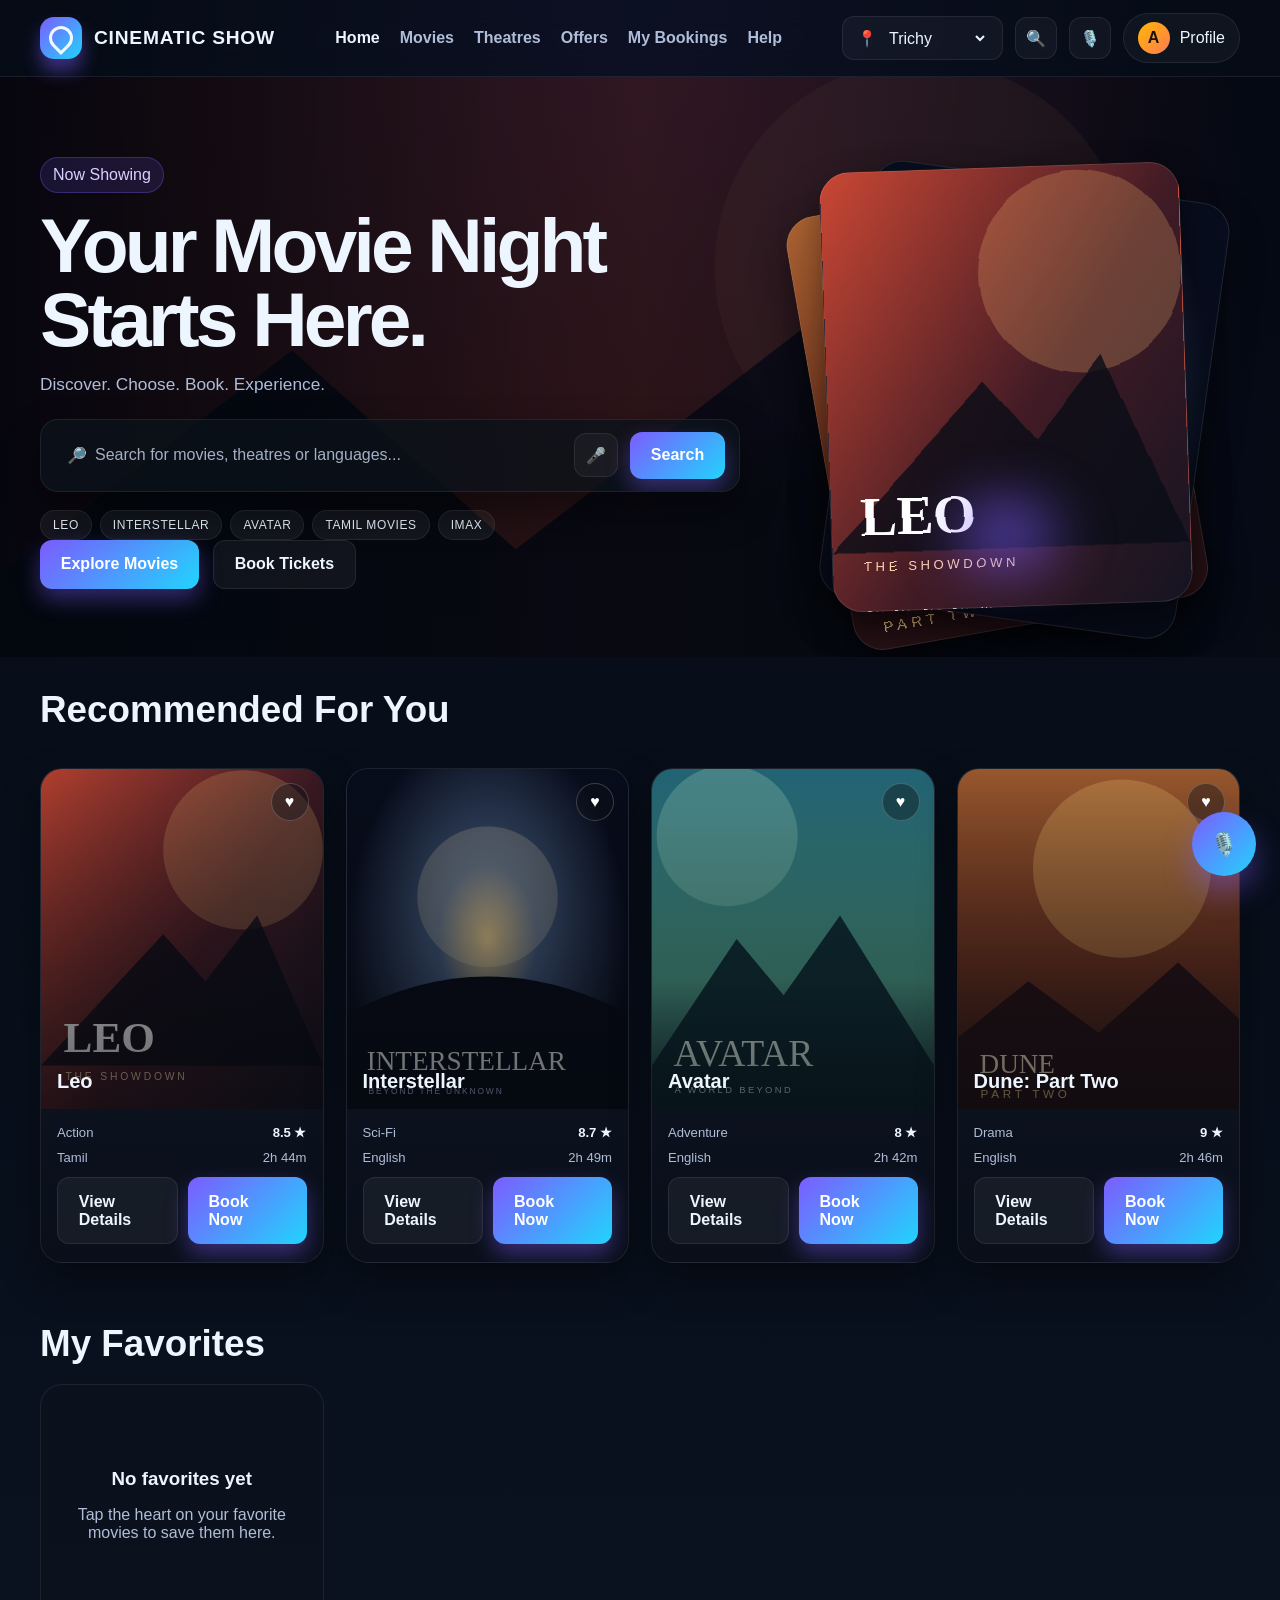
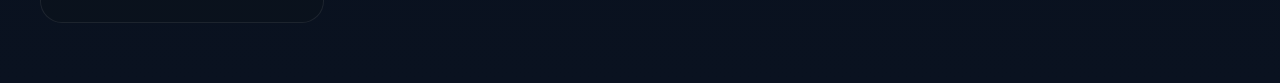
<file: index.html>
<!DOCTYPE html>
<html lang="en">
<head>
  <meta charset="UTF-8" />
  <meta name="viewport" content="width=device-width, initial-scale=1.0" />
  <meta http-equiv="refresh" content="0; url=/Cinematic-Show/index.html" />
  <title>Cinematic Show</title>
  <script>
    window.location.replace('/Cinematic-Show/index.html');
  </script>
</head>
<body>
  <p>Opening Cinematic Show...</p>
  <p><a href="/Cinematic-Show/index.html">Open Cinematic Show</a></p>
</body>
</html>
</file>
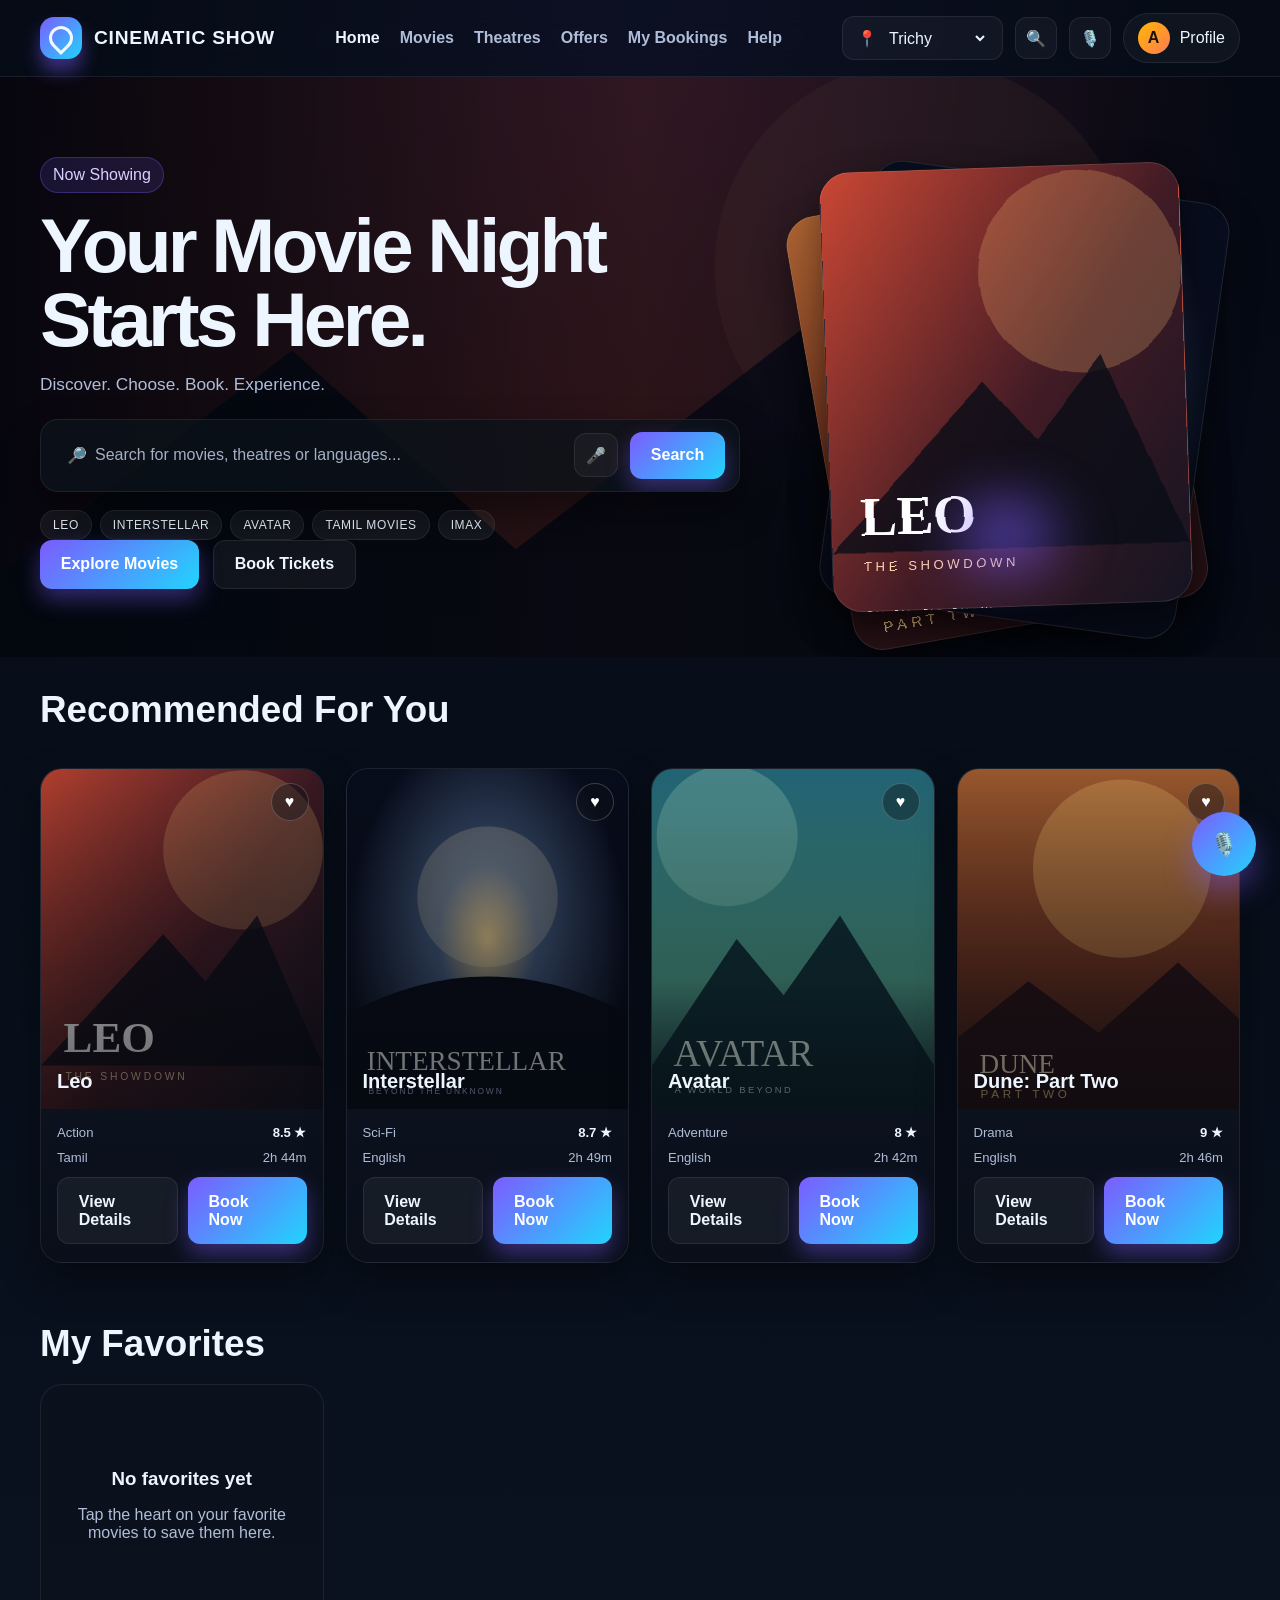
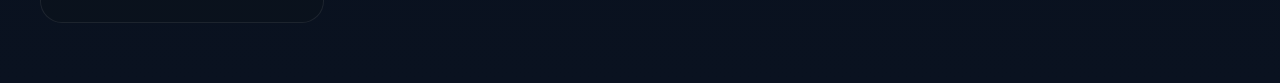
<file: Cinematic-Show/index.html>
<!DOCTYPE html>
<html lang="en">
<head>
  <meta charset="UTF-8" />
  <meta name="viewport" content="width=device-width, initial-scale=1.0" />
  <title>Cinematic Show</title>
  <meta name="description" content="Cinematic Show movie ticket booking platform" />
  <link rel="stylesheet" href="css/style.css" />
  <link rel="stylesheet" href="css/responsive.css" />
  <link rel="stylesheet" href="css/animations.css" />
</head>
<body>
  <header class="site-header">
    <div class="container header-inner">
      <a href="index.html" class="brand" aria-label="Cinematic Show home">
        <span class="brand-mark" aria-hidden="true"></span>
        <span>CINEMATIC SHOW</span>
      </a>
      <nav class="top-nav" aria-label="Main navigation">
        <a href="index.html" data-nav>Home</a>
        <a href="movies.html" data-nav>Movies</a>
        <a href="theatres.html" data-nav>Theatres</a>
        <a href="offers.html" data-nav>Offers</a>
        <a href="bookings.html" data-nav>My Bookings</a>
        <a href="help.html" data-nav>Help</a>
      </nav>
      <div class="header-actions">
        <label class="location-selector" aria-label="Select city">
          <span>📍</span>
          <select data-location-select aria-label="Choose location">
            <option value="Chennai">Chennai</option>
            <option value="Trichy">Trichy</option>
            <option value="Coimbatore">Coimbatore</option>
            <option value="Madurai">Madurai</option>
            <option value="Bangalore">Bangalore</option>
            <option value="Hyderabad">Hyderabad</option>
          </select>
        </label>
        <button class="icon-btn" aria-label="Search movies">🔍</button>
        <button class="icon-btn" aria-label="Open voice assistant" data-assistant-toggle>🎙️</button>
        <div class="profile-pill" aria-label="Profile">
          <span class="avatar">A</span>
          <span>Profile</span>
        </div>
        <button class="icon-btn menu-toggle hidden" aria-label="Open menu">☰</button>
      </div>
    </div>
  </header>

  <main>
    <section class="hero">
      <div class="container hero-content">
        <div class="hero-copy">
          <span class="eyebrow">Now Showing</span>
          <h1>Your Movie Night Starts Here.</h1>
          <p class="hero-subtitle">Discover. Choose. Book. Experience.</p>
          <div class="search-panel">
            <div class="search-field">
              <span class="search-icon">🔎</span>
              <input type="text" placeholder="Search for movies, theatres or languages..." data-search-input aria-label="Search" />
            </div>
            <button class="voice-mic" type="button" aria-label="Voice search" data-assistant-toggle>🎤</button>
            <button class="btn btn-primary" type="button" data-search-button>Search</button>
            <div class="search-suggestions" data-search-suggestions aria-live="polite"></div>
          </div>
          <div class="pill-row" style="margin-top: 18px;">
            <span class="badge">Leo</span>
            <span class="badge">Interstellar</span>
            <span class="badge">Avatar</span>
            <span class="badge">Tamil movies</span>
            <span class="badge">IMAX</span>
          </div>
          <div class="hero-actions">
            <a class="btn btn-primary" href="movies.html">Explore Movies</a>
            <a class="btn btn-secondary" href="theatres.html?id=1">Book Tickets</a>
          </div>
        </div>
        <div class="hero-visual" aria-label="Featured movies">
          <div class="poster-stack">
            <div class="poster-card" style="background-image: url('assets/images/posters/dune-part-two.svg');"></div>
            <div class="poster-card" style="background-image: url('assets/images/posters/interstellar.svg');"></div>
            <div class="poster-card" style="background-image: url('assets/images/posters/leo.svg');"></div>
            <div class="poster-glow"></div>
          </div>
        </div>
      </div>
    </section>

    <section class="main-shell">
      <div class="container">
        <div class="section-title-wrap" style="display: flex; align-items: center; justify-content: space-between; gap: 12px; margin-bottom: 18px;">
          <h2 class="section-title">Recommended For You</h2>
        </div>
        <div class="movie-grid" data-recommendations></div>
      </div>
    </section>

    <section class="main-shell" style="padding-top: 0;">
      <div class="container">
        <h2 class="section-title">My Favorites</h2>
        <div class="movie-grid" data-favorites-list></div>
      </div>
    </section>
  </main>

  <div class="voice-assistant">
    <button class="assistant-fab pulsing" type="button" aria-label="CineBot assistant" data-assistant-toggle>🎙️</button>
    <div class="assistant-popup" data-assistant-popup>
      <div class="assistant-header">
        <div class="assistant-name">
          <span class="assistant-avatar">C</span>
          <span>CineBot</span>
        </div>
        <span class="listening-indicator"><span class="listening-ring"></span></span>
      </div>
      <div class="assistant-body" data-assistant-chat></div>
      <div class="assistant-input">
        <input type="text" placeholder="Ask CineBot..." data-assistant-input aria-label="Ask CineBot" />
        <button class="btn btn-primary" type="button" data-assistant-send>Send</button>
      </div>
    </div>
  </div>

  <script src="js/app.js"></script>
  <script src="js/search.js"></script>
  <script src="js/voice.js"></script>
  <script src="js/booking.js"></script>
</body>
</html>
</file>
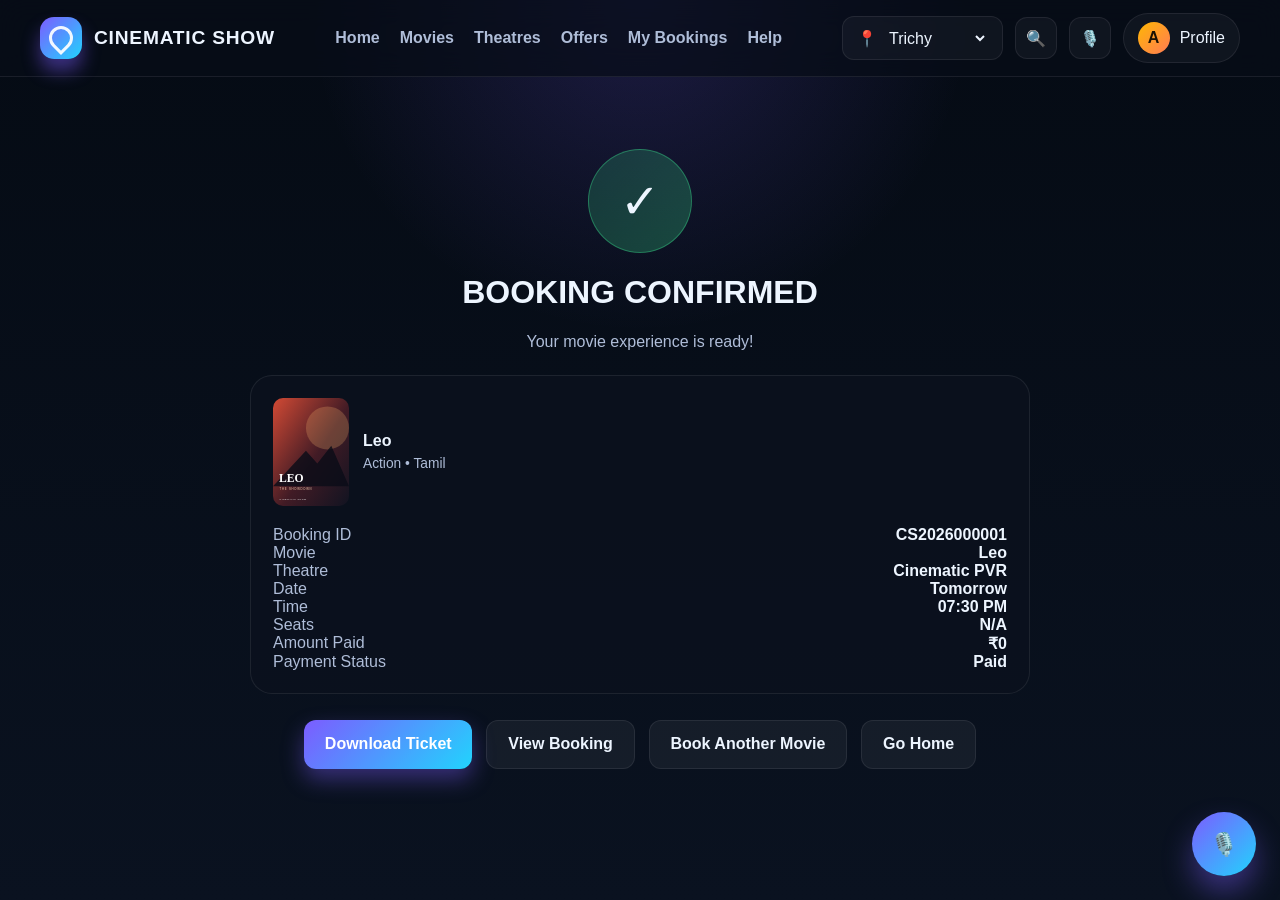
<file: booking-success.html>
<!DOCTYPE html>
<html lang="en">
<head>
  <meta charset="UTF-8" />
  <meta name="viewport" content="width=device-width, initial-scale=1.0" />
  <title>Booking Confirmed | Cinematic Show</title>
  <link rel="stylesheet" href="css/style.css" />
  <link rel="stylesheet" href="css/responsive.css" />
  <link rel="stylesheet" href="css/animations.css" />
</head>
<body>
  <header class="site-header">
    <div class="container header-inner">
      <a href="index.html" class="brand" aria-label="Cinematic Show home">
        <span class="brand-mark" aria-hidden="true"></span>
        <span>CINEMATIC SHOW</span>
      </a>
      <nav class="top-nav" aria-label="Main navigation">
        <a href="index.html" data-nav>Home</a>
        <a href="movies.html" data-nav>Movies</a>
        <a href="theatres.html" data-nav>Theatres</a>
        <a href="offers.html" data-nav>Offers</a>
        <a href="bookings.html" data-nav>My Bookings</a>
        <a href="help.html" data-nav>Help</a>
      </nav>
      <div class="header-actions">
        <label class="location-selector" aria-label="Select city">
          <span>📍</span>
          <select data-location-select aria-label="Choose location">
            <option value="Chennai">Chennai</option>
            <option value="Trichy">Trichy</option>
            <option value="Coimbatore">Coimbatore</option>
            <option value="Madurai">Madurai</option>
            <option value="Bangalore">Bangalore</option>
            <option value="Hyderabad">Hyderabad</option>
          </select>
        </label>
        <button class="icon-btn" aria-label="Search movies">🔍</button>
        <button class="icon-btn" aria-label="Open voice assistant" data-assistant-toggle>🎙️</button>
        <div class="profile-pill" aria-label="Profile">
          <span class="avatar">A</span>
          <span>Profile</span>
        </div>
        <button class="icon-btn menu-toggle hidden" aria-label="Open menu">☰</button>
      </div>
    </div>
  </header>

  <main class="main-shell">
    <div class="container success-box">
      <div class="success-icon">✓</div>
      <h1>BOOKING CONFIRMED</h1>
      <p class="text-muted">Your movie experience is ready!</p>
      <div class="panel" data-confirmation-details style="padding: 22px; margin-top: 24px; text-align: left;"></div>
      <div class="action-row">
        <button class="btn btn-primary" type="button" data-download-ticket>Download Ticket</button>
        <button class="btn btn-secondary" type="button" data-view-booking>View Booking</button>
        <button class="btn btn-secondary" type="button" data-book-another>Book Another Movie</button>
        <button class="btn btn-secondary" type="button" data-home-button>Go Home</button>
      </div>
    </div>
  </main>

  <div class="voice-assistant">
    <button class="assistant-fab pulsing" type="button" aria-label="CineBot assistant" data-assistant-toggle>🎙️</button>
    <div class="assistant-popup" data-assistant-popup>
      <div class="assistant-header">
        <div class="assistant-name">
          <span class="assistant-avatar">C</span>
          <span>CineBot</span>
        </div>
        <span class="listening-indicator"><span class="listening-ring"></span></span>
      </div>
      <div class="assistant-body" data-assistant-chat></div>
      <div class="assistant-input">
        <input type="text" placeholder="Ask CineBot..." data-assistant-input aria-label="Ask CineBot" />
        <button class="btn btn-primary" type="button" data-assistant-send>Send</button>
      </div>
    </div>
  </div>

  <script src="js/app.js"></script>
  <script src="js/search.js"></script>
  <script src="js/voice.js"></script>
  <script src="js/booking.js"></script>
  <script src="js/receipt.js"></script>
</body>
</html>
</file>
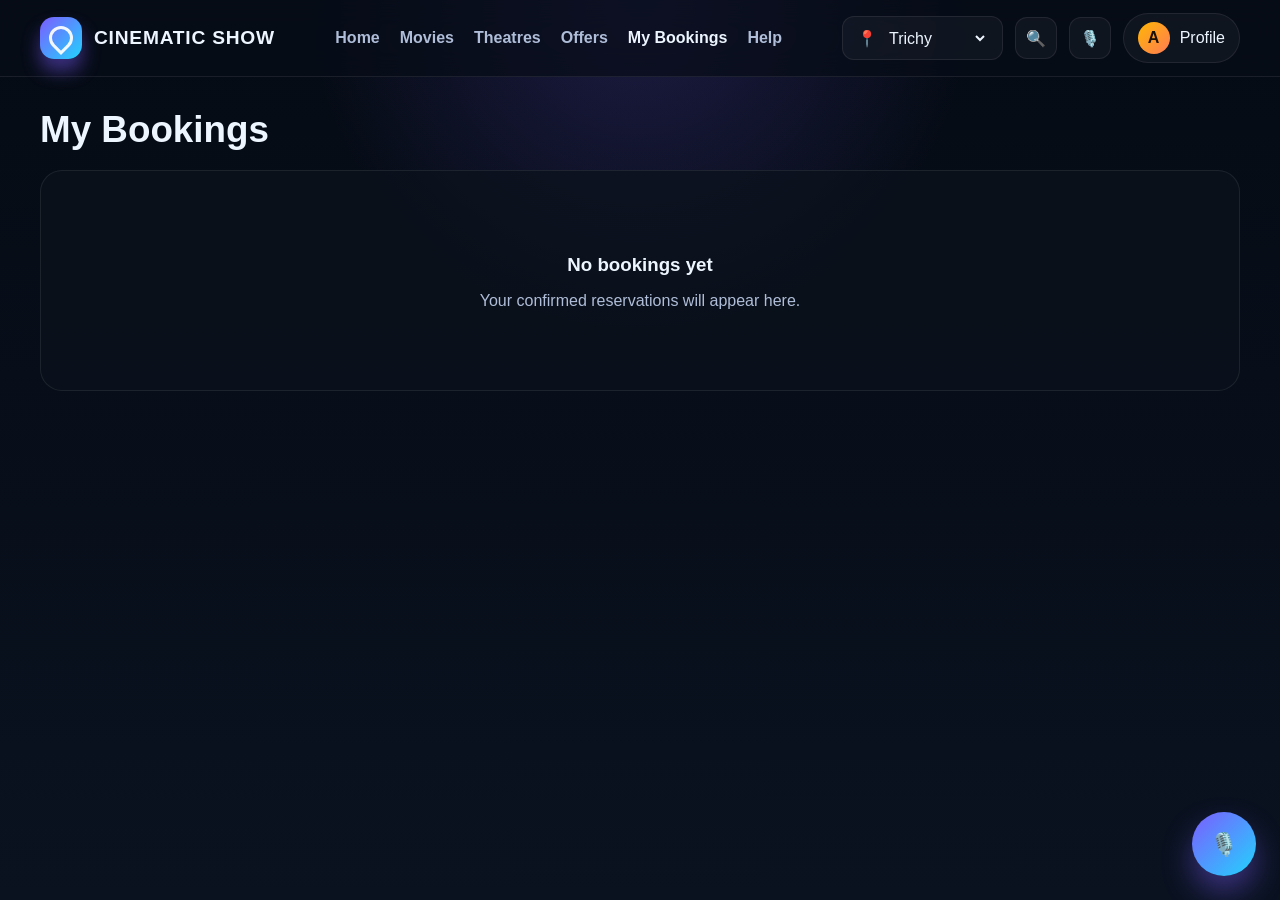
<file: bookings.html>
<!DOCTYPE html>
<html lang="en">
<head>
  <meta charset="UTF-8" />
  <meta name="viewport" content="width=device-width, initial-scale=1.0" />
  <title>My Bookings | Cinematic Show</title>
  <link rel="stylesheet" href="css/style.css" />
  <link rel="stylesheet" href="css/responsive.css" />
  <link rel="stylesheet" href="css/animations.css" />
</head>
<body>
  <header class="site-header">
    <div class="container header-inner">
      <a href="index.html" class="brand" aria-label="Cinematic Show home">
        <span class="brand-mark" aria-hidden="true"></span>
        <span>CINEMATIC SHOW</span>
      </a>
      <nav class="top-nav" aria-label="Main navigation">
        <a href="index.html" data-nav>Home</a>
        <a href="movies.html" data-nav>Movies</a>
        <a href="theatres.html" data-nav>Theatres</a>
        <a href="offers.html" data-nav>Offers</a>
        <a href="bookings.html" data-nav>My Bookings</a>
        <a href="help.html" data-nav>Help</a>
      </nav>
      <div class="header-actions">
        <label class="location-selector" aria-label="Select city">
          <span>📍</span>
          <select data-location-select aria-label="Choose location">
            <option value="Chennai">Chennai</option>
            <option value="Trichy">Trichy</option>
            <option value="Coimbatore">Coimbatore</option>
            <option value="Madurai">Madurai</option>
            <option value="Bangalore">Bangalore</option>
            <option value="Hyderabad">Hyderabad</option>
          </select>
        </label>
        <button class="icon-btn" aria-label="Search movies">🔍</button>
        <button class="icon-btn" aria-label="Open voice assistant" data-assistant-toggle>🎙️</button>
        <div class="profile-pill" aria-label="Profile">
          <span class="avatar">A</span>
          <span>Profile</span>
        </div>
        <button class="icon-btn menu-toggle hidden" aria-label="Open menu">☰</button>
      </div>
    </div>
  </header>

  <main class="main-shell">
    <div class="container">
      <h1 class="section-title">My Bookings</h1>
      <div class="booking-list" data-bookings-list></div>
    </div>
  </main>

  <div class="voice-assistant">
    <button class="assistant-fab pulsing" type="button" aria-label="CineBot assistant" data-assistant-toggle>🎙️</button>
    <div class="assistant-popup" data-assistant-popup>
      <div class="assistant-header">
        <div class="assistant-name">
          <span class="assistant-avatar">C</span>
          <span>CineBot</span>
        </div>
        <span class="listening-indicator"><span class="listening-ring"></span></span>
      </div>
      <div class="assistant-body" data-assistant-chat></div>
      <div class="assistant-input">
        <input type="text" placeholder="Ask CineBot..." data-assistant-input aria-label="Ask CineBot" />
        <button class="btn btn-primary" type="button" data-assistant-send>Send</button>
      </div>
    </div>
  </div>

  <script src="js/app.js"></script>
  <script src="js/search.js"></script>
  <script src="js/voice.js"></script>
  <script src="js/booking.js"></script>
  <script>
    function renderBookings() {
      const list = document.querySelector('[data-bookings-list]');
      const bookings = appUtils.getBookings();
      if (!bookings.length) {
        list.innerHTML = `<div class="empty-state"><h3>No bookings yet</h3><p>Your confirmed reservations will appear here.</p></div>`;
        return;
      }
      list.innerHTML = bookings.map((booking) => `
        <article class="booking-item">
          <img src="${booking.poster || 'assets/images/posters/leo.svg'}" alt="${booking.movieTitle} poster" data-poster data-title="${booking.movieTitle}" data-genre="Cinema" data-language="Now Showing" loading="lazy" onerror="handlePosterError(this)" />
          <div class="booking-body">
            <h3>${booking.movieTitle}</h3>
            <p class="text-muted">${booking.theatre} • ${booking.date} • ${booking.time}</p>
            <p class="text-muted">Seats: ${booking.seats.join(', ')}</p>
            <p class="text-muted">Amount: ${appUtils.currency(booking.amount || 0)}</p>
            <span class="badge ${booking.status === 'Cancelled' ? 'status-cancelled' : 'status-ok'}">${booking.status || 'Confirmed'}</span>
          </div>
          <div class="booking-actions">
            <button class="btn btn-secondary" type="button" onclick="window.location.href='booking-success.html'">View Ticket</button>
            <button class="btn btn-secondary" type="button" onclick="window.print()">Print</button>
            <button class="btn btn-danger" type="button" data-cancel-booking="${booking.bookingId}">Cancel Booking</button>
          </div>
        </article>
      `).join('');

      document.querySelectorAll('[data-cancel-booking]').forEach((button) => {
        button.addEventListener('click', () => {
          const id = button.dataset.cancelBooking;
          appUtils.updateBookingStatus(id, 'Cancelled');
          renderBookings();
        });
      });
    }
    renderBookings();
  </script>
</body>
</html>
</file>
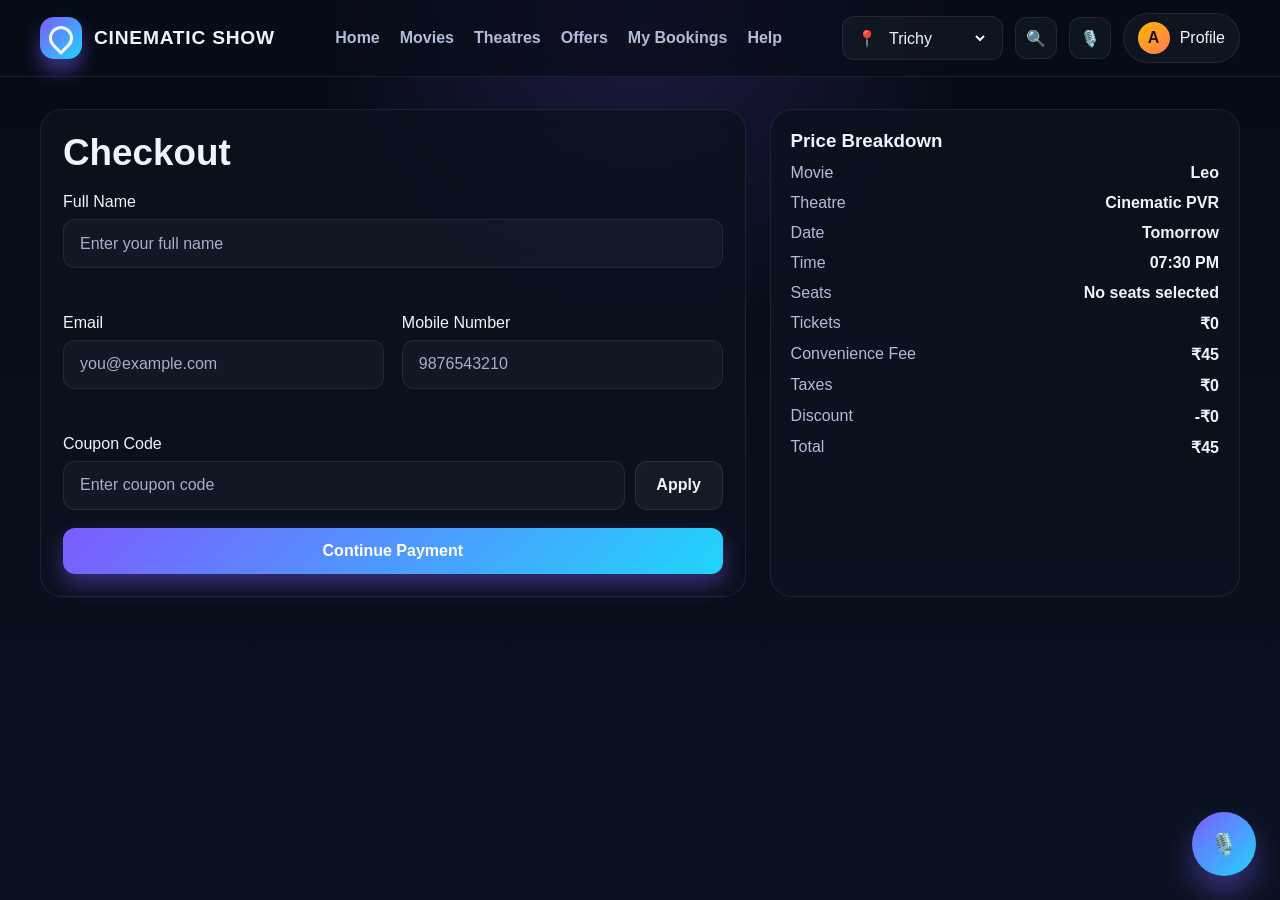
<file: checkout.html>
<!DOCTYPE html>
<html lang="en">
<head>
  <meta charset="UTF-8" />
  <meta name="viewport" content="width=device-width, initial-scale=1.0" />
  <title>Checkout | Cinematic Show</title>
  <link rel="stylesheet" href="css/style.css" />
  <link rel="stylesheet" href="css/responsive.css" />
  <link rel="stylesheet" href="css/animations.css" />
</head>
<body data-page="checkout">
  <header class="site-header">
    <div class="container header-inner">
      <a href="index.html" class="brand" aria-label="Cinematic Show home">
        <span class="brand-mark" aria-hidden="true"></span>
        <span>CINEMATIC SHOW</span>
      </a>
      <nav class="top-nav" aria-label="Main navigation">
        <a href="index.html" data-nav>Home</a>
        <a href="movies.html" data-nav>Movies</a>
        <a href="theatres.html" data-nav>Theatres</a>
        <a href="offers.html" data-nav>Offers</a>
        <a href="bookings.html" data-nav>My Bookings</a>
        <a href="help.html" data-nav>Help</a>
      </nav>
      <div class="header-actions">
        <label class="location-selector" aria-label="Select city">
          <span>📍</span>
          <select data-location-select aria-label="Choose location">
            <option value="Chennai">Chennai</option>
            <option value="Trichy">Trichy</option>
            <option value="Coimbatore">Coimbatore</option>
            <option value="Madurai">Madurai</option>
            <option value="Bangalore">Bangalore</option>
            <option value="Hyderabad">Hyderabad</option>
          </select>
        </label>
        <button class="icon-btn" aria-label="Search movies">🔍</button>
        <button class="icon-btn" aria-label="Open voice assistant" data-assistant-toggle>🎙️</button>
        <div class="profile-pill" aria-label="Profile">
          <span class="avatar">A</span>
          <span>Profile</span>
        </div>
        <button class="icon-btn menu-toggle hidden" aria-label="Open menu">☰</button>
      </div>
    </div>
  </header>

  <main class="main-shell">
    <div class="container checkout-grid">
      <section class="panel" style="padding: 22px;">
        <h1 class="section-title">Checkout</h1>
        <form class="form-grid" data-checkout-form>
          <div class="form-field full">
            <label for="fullName">Full Name</label>
            <input id="fullName" data-customer-name type="text" placeholder="Enter your full name" required />
            <div class="error-text" data-name-error></div>
          </div>
          <div class="form-field">
            <label for="email">Email</label>
            <input id="email" data-customer-email type="email" placeholder="you@example.com" required />
            <div class="error-text" data-email-error></div>
          </div>
          <div class="form-field">
            <label for="mobile">Mobile Number</label>
            <input id="mobile" data-customer-mobile type="tel" placeholder="9876543210" required />
            <div class="error-text" data-mobile-error></div>
          </div>
          <div class="form-field full">
            <label for="coupon">Coupon Code</label>
            <div style="display:flex; gap:10px;">
              <input id="coupon" data-coupon-code type="text" placeholder="Enter coupon code" />
              <button class="btn btn-secondary" type="button" data-apply-coupon>Apply</button>
            </div>
          </div>
          <div class="form-field full">
            <button class="btn btn-primary" type="submit" data-pay-button>Continue Payment</button>
          </div>
        </form>
      </section>

      <aside class="summary-box panel" style="padding: 20px;">
        <h3>Price Breakdown</h3>
        <div data-checkout-summary></div>
      </aside>
    </div>
  </main>

  <div class="voice-assistant">
    <button class="assistant-fab pulsing" type="button" aria-label="CineBot assistant" data-assistant-toggle>🎙️</button>
    <div class="assistant-popup" data-assistant-popup>
      <div class="assistant-header">
        <div class="assistant-name">
          <span class="assistant-avatar">C</span>
          <span>CineBot</span>
        </div>
        <span class="listening-indicator"><span class="listening-ring"></span></span>
      </div>
      <div class="assistant-body" data-assistant-chat></div>
      <div class="assistant-input">
        <input type="text" placeholder="Ask CineBot..." data-assistant-input aria-label="Ask CineBot" />
        <button class="btn btn-primary" type="button" data-assistant-send>Send</button>
      </div>
    </div>
  </div>

  <script src="js/app.js"></script>
  <script src="js/search.js"></script>
  <script src="js/voice.js"></script>
  <script src="js/booking.js"></script>
  <script src="js/payment.js"></script>
</body>
</html>
</file>
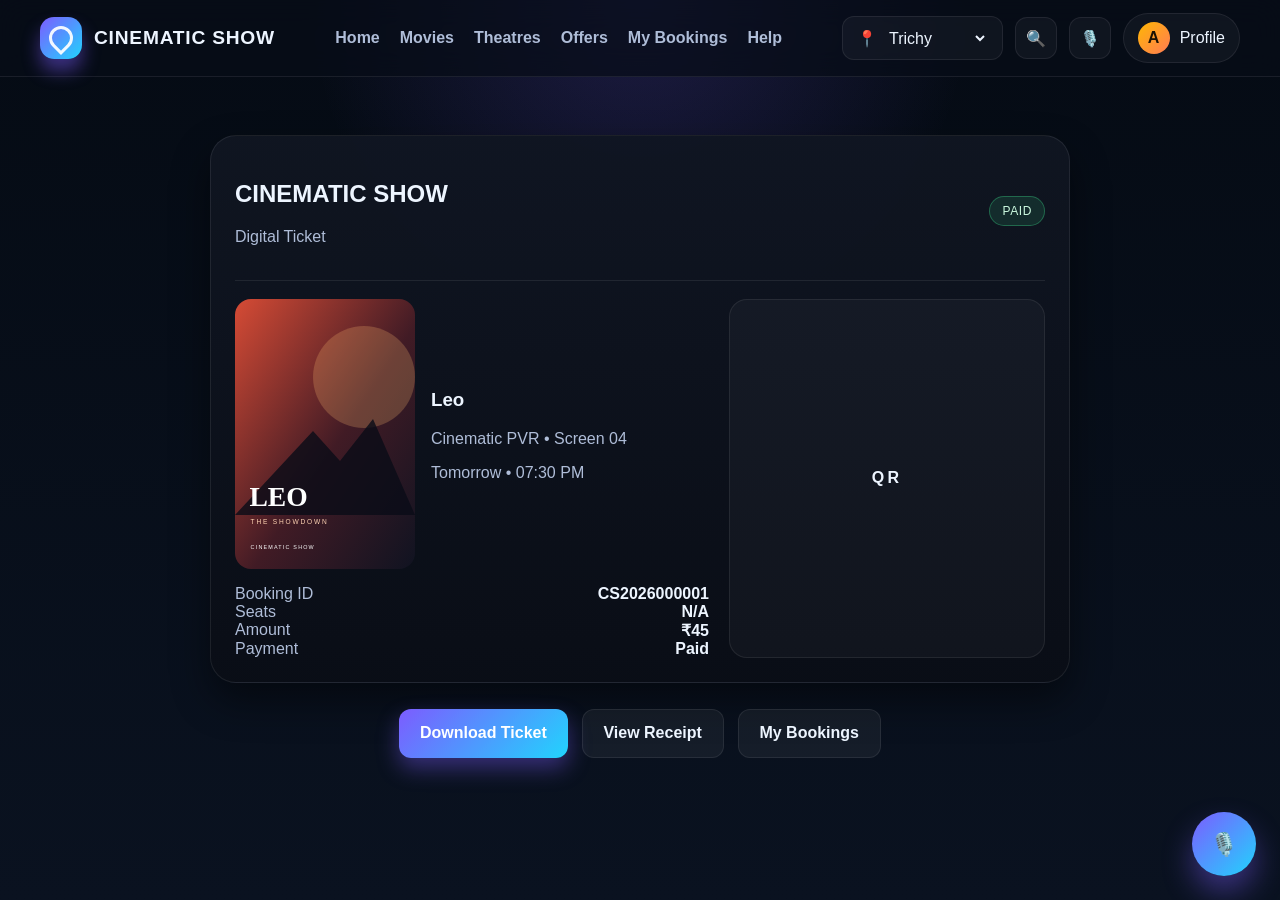
<file: digital-ticket.html>
<!DOCTYPE html>
<html lang="en">
<head>
  <meta charset="UTF-8" />
  <meta name="viewport" content="width=device-width, initial-scale=1.0" />
  <title>Digital Ticket | Cinematic Show</title>
  <link rel="stylesheet" href="css/style.css" />
  <link rel="stylesheet" href="css/responsive.css" />
  <link rel="stylesheet" href="css/animations.css" />
</head>
<body>
  <header class="site-header">
    <div class="container header-inner">
      <a href="index.html" class="brand" aria-label="Cinematic Show home">
        <span class="brand-mark" aria-hidden="true"></span>
        <span>CINEMATIC SHOW</span>
      </a>
      <nav class="top-nav" aria-label="Main navigation">
        <a href="index.html" data-nav>Home</a>
        <a href="movies.html" data-nav>Movies</a>
        <a href="theatres.html" data-nav>Theatres</a>
        <a href="offers.html" data-nav>Offers</a>
        <a href="bookings.html" data-nav>My Bookings</a>
        <a href="help.html" data-nav>Help</a>
      </nav>
      <div class="header-actions">
        <label class="location-selector" aria-label="Select city">
          <span>📍</span>
          <select data-location-select aria-label="Choose location">
            <option value="Chennai">Chennai</option>
            <option value="Trichy">Trichy</option>
            <option value="Coimbatore">Coimbatore</option>
            <option value="Madurai">Madurai</option>
            <option value="Bangalore">Bangalore</option>
            <option value="Hyderabad">Hyderabad</option>
          </select>
        </label>
        <button class="icon-btn" aria-label="Search movies">🔍</button>
        <button class="icon-btn" aria-label="Open voice assistant" data-assistant-toggle>🎙️</button>
        <div class="profile-pill" aria-label="Profile">
          <span class="avatar">A</span>
          <span>Profile</span>
        </div>
        <button class="icon-btn menu-toggle hidden" aria-label="Open menu">☰</button>
      </div>
    </div>
  </header>

  <main class="main-shell">
    <div class="container">
      <div class="ticket-card" data-digital-ticket></div>
      <div class="action-row">
        <button class="btn btn-primary" type="button" onclick="window.print()">Download Ticket</button>
        <a class="btn btn-secondary" href="receipt.html">View Receipt</a>
        <a class="btn btn-secondary" href="bookings.html">My Bookings</a>
      </div>
    </div>
  </main>

  <div class="voice-assistant">
    <button class="assistant-fab pulsing" type="button" aria-label="CineBot assistant" data-assistant-toggle>🎙️</button>
    <div class="assistant-popup" data-assistant-popup>
      <div class="assistant-header">
        <div class="assistant-name">
          <span class="assistant-avatar">C</span>
          <span>CineBot</span>
        </div>
        <span class="listening-indicator"><span class="listening-ring"></span></span>
      </div>
      <div class="assistant-body" data-assistant-chat></div>
      <div class="assistant-input">
        <input type="text" placeholder="Ask CineBot..." data-assistant-input aria-label="Ask CineBot" />
        <button class="btn btn-primary" type="button" data-assistant-send>Send</button>
      </div>
    </div>
  </div>

  <script src="js/app.js"></script>
  <script src="js/search.js"></script>
  <script src="js/voice.js"></script>
  <script src="js/booking.js"></script>
  <script>
    function renderDigitalTicket() {
      const state = bookingState.get();
      const movie = appUtils.getMovieById(state.movieId || state.movie?.id || 1);
      const bookingId = state.bookingId || 'CS2026000001';
      const seats = (state.seats || []).map((seat) => `${seat.row}${seat.number}`).join(', ') || 'N/A';
      const amount = state.pricing ? state.pricing.total : 0;
      const root = document.querySelector('[data-digital-ticket]');
      root.innerHTML = `
        <div class="ticket-header">
          <div>
            <h2>CINEMATIC SHOW</h2>
            <p class="text-muted">Digital Ticket</p>
          </div>
          <div class="badge status-ok">${state.paymentStatus || 'Paid'}</div>
        </div>
        <div class="ticket-body">
          <div>
            <div style="display:flex; gap:16px; align-items:center; margin-bottom:16px;">
              <div class="ticket-poster">
                ${posterImage(movie)}
              </div>
              <div>
                <h3>${movie.title}</h3>
                <p class="text-muted">${state.theatre || 'Cinematic PVR'} • Screen 04</p>
                <p class="text-muted">${state.date || 'Tomorrow'} • ${state.showtime || '07:30 PM'}</p>
              </div>
            </div>
            <div class="summary-list">
              <div class="summary-item"><span>Booking ID</span><strong>${bookingId}</strong></div>
              <div class="summary-item"><span>Seats</span><strong>${seats}</strong></div>
              <div class="summary-item"><span>Amount</span><strong>${appUtils.currency(amount)}</strong></div>
              <div class="summary-item"><span>Payment</span><strong>${state.paymentStatus || 'Paid'}</strong></div>
            </div>
          </div>
          <div class="qr-box">QR</div>
        </div>
      `;
    }
    renderDigitalTicket();
  </script>
</body>
</html>
</file>
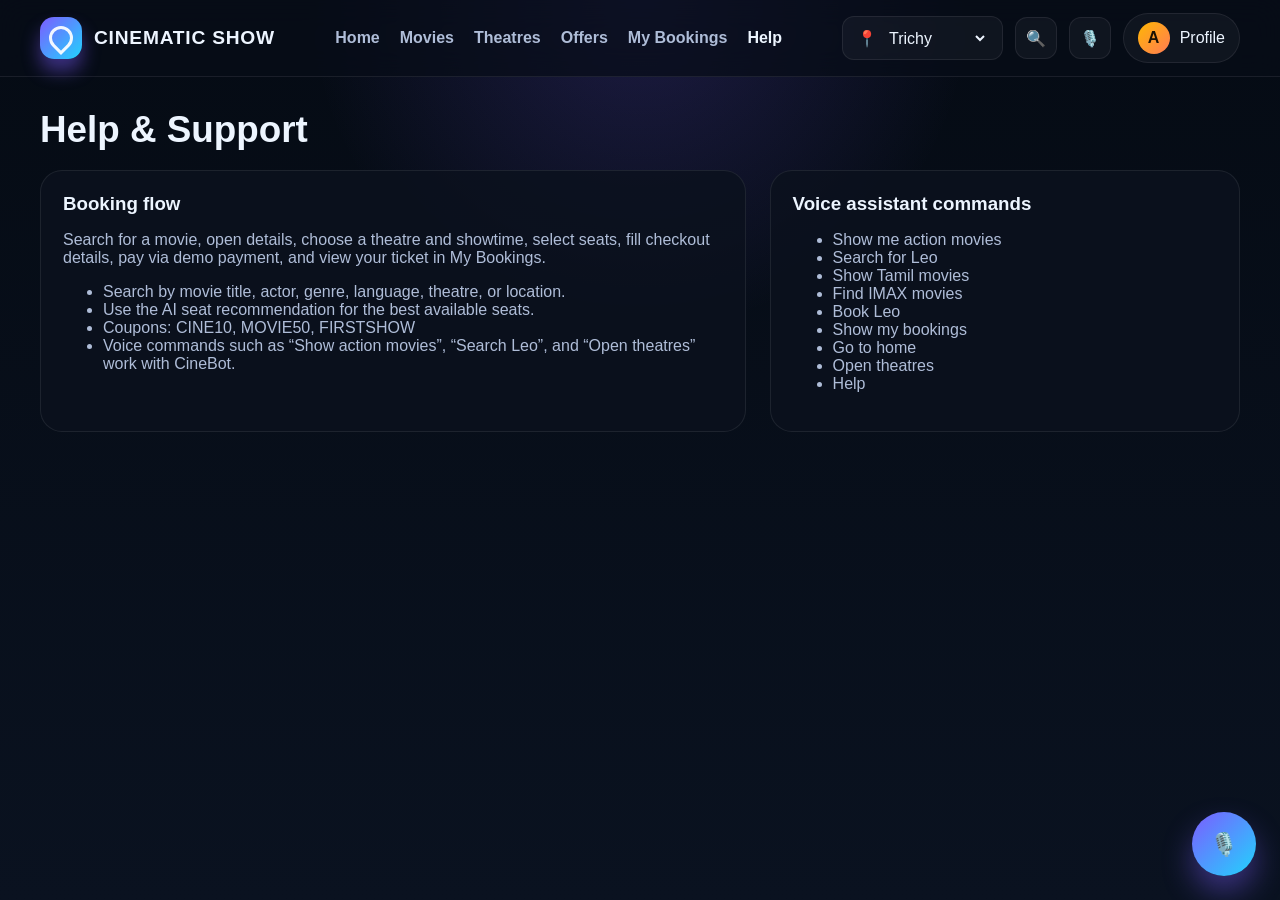
<file: help.html>
<!DOCTYPE html>
<html lang="en">
<head>
  <meta charset="UTF-8" />
  <meta name="viewport" content="width=device-width, initial-scale=1.0" />
  <title>Help | Cinematic Show</title>
  <link rel="stylesheet" href="css/style.css" />
  <link rel="stylesheet" href="css/responsive.css" />
  <link rel="stylesheet" href="css/animations.css" />
</head>
<body>
  <header class="site-header">
    <div class="container header-inner">
      <a href="index.html" class="brand" aria-label="Cinematic Show home">
        <span class="brand-mark" aria-hidden="true"></span>
        <span>CINEMATIC SHOW</span>
      </a>
      <nav class="top-nav" aria-label="Main navigation">
        <a href="index.html" data-nav>Home</a>
        <a href="movies.html" data-nav>Movies</a>
        <a href="theatres.html" data-nav>Theatres</a>
        <a href="offers.html" data-nav>Offers</a>
        <a href="bookings.html" data-nav>My Bookings</a>
        <a href="help.html" data-nav>Help</a>
      </nav>
      <div class="header-actions">
        <label class="location-selector" aria-label="Select city">
          <span>📍</span>
          <select data-location-select aria-label="Choose location">
            <option value="Chennai">Chennai</option>
            <option value="Trichy">Trichy</option>
            <option value="Coimbatore">Coimbatore</option>
            <option value="Madurai">Madurai</option>
            <option value="Bangalore">Bangalore</option>
            <option value="Hyderabad">Hyderabad</option>
          </select>
        </label>
        <button class="icon-btn" aria-label="Search movies">🔍</button>
        <button class="icon-btn" aria-label="Open voice assistant" data-assistant-toggle>🎙️</button>
        <div class="profile-pill" aria-label="Profile">
          <span class="avatar">A</span>
          <span>Profile</span>
        </div>
        <button class="icon-btn menu-toggle hidden" aria-label="Open menu">☰</button>
      </div>
    </div>
  </header>

  <main class="main-shell">
    <div class="container">
      <h1 class="section-title">Help & Support</h1>
      <div class="info-grid">
        <section class="panel" style="padding: 22px;">
          <h3>Booking flow</h3>
          <p class="text-muted">Search for a movie, open details, choose a theatre and showtime, select seats, fill checkout details, pay via demo payment, and view your ticket in My Bookings.</p>
          <ul class="text-muted">
            <li>Search by movie title, actor, genre, language, theatre, or location.</li>
            <li>Use the AI seat recommendation for the best available seats.</li>
            <li>Coupons: CINE10, MOVIE50, FIRSTSHOW</li>
            <li>Voice commands such as “Show action movies”, “Search Leo”, and “Open theatres” work with CineBot.</li>
          </ul>
        </section>
        <section class="panel" style="padding: 22px;">
          <h3>Voice assistant commands</h3>
          <ul class="text-muted">
            <li>Show me action movies</li>
            <li>Search for Leo</li>
            <li>Show Tamil movies</li>
            <li>Find IMAX movies</li>
            <li>Book Leo</li>
            <li>Show my bookings</li>
            <li>Go to home</li>
            <li>Open theatres</li>
            <li>Help</li>
          </ul>
        </section>
      </div>
    </div>
  </main>

  <div class="voice-assistant">
    <button class="assistant-fab pulsing" type="button" aria-label="CineBot assistant" data-assistant-toggle>🎙️</button>
    <div class="assistant-popup" data-assistant-popup>
      <div class="assistant-header">
        <div class="assistant-name">
          <span class="assistant-avatar">C</span>
          <span>CineBot</span>
        </div>
        <span class="listening-indicator"><span class="listening-ring"></span></span>
      </div>
      <div class="assistant-body" data-assistant-chat></div>
      <div class="assistant-input">
        <input type="text" placeholder="Ask CineBot..." data-assistant-input aria-label="Ask CineBot" />
        <button class="btn btn-primary" type="button" data-assistant-send>Send</button>
      </div>
    </div>
  </div>

  <script src="js/app.js"></script>
  <script src="js/search.js"></script>
  <script src="js/voice.js"></script>
</body>
</html>
</file>
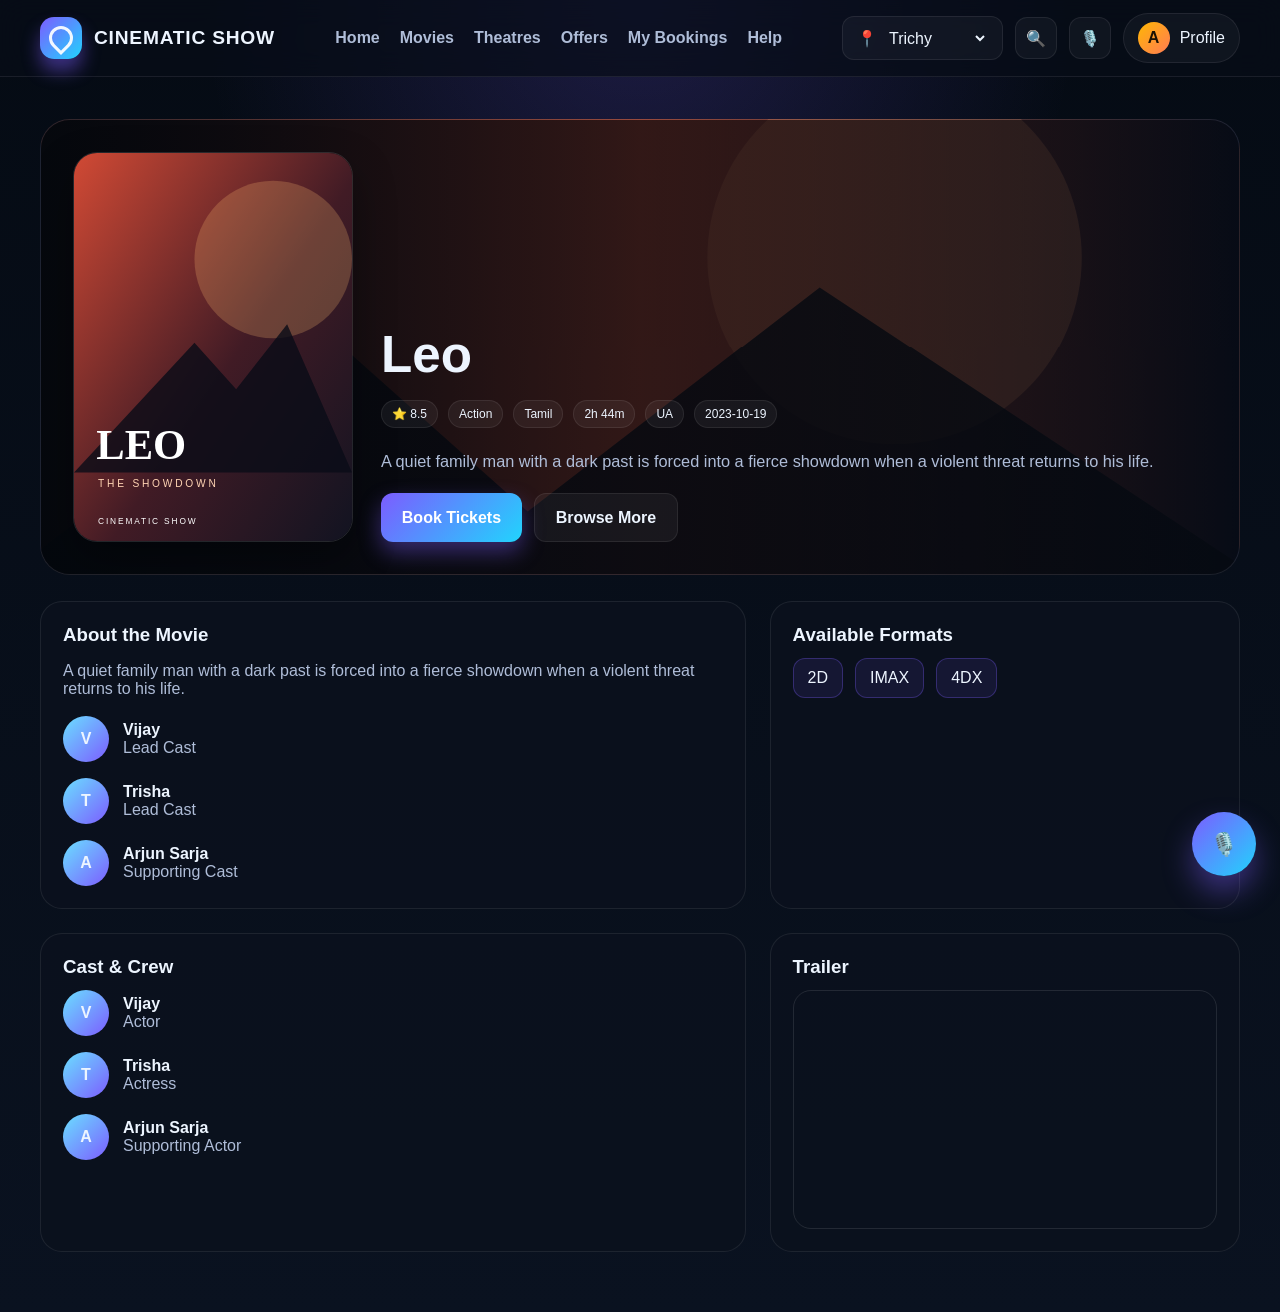
<file: movie-details.html>
<!DOCTYPE html>
<html lang="en">
<head>
  <meta charset="UTF-8" />
  <meta name="viewport" content="width=device-width, initial-scale=1.0" />
  <title>Movie Details | Cinematic Show</title>
  <link rel="stylesheet" href="css/style.css" />
  <link rel="stylesheet" href="css/responsive.css" />
  <link rel="stylesheet" href="css/animations.css" />
</head>
<body>
  <header class="site-header">
    <div class="container header-inner">
      <a href="index.html" class="brand" aria-label="Cinematic Show home">
        <span class="brand-mark" aria-hidden="true"></span>
        <span>CINEMATIC SHOW</span>
      </a>
      <nav class="top-nav" aria-label="Main navigation">
        <a href="index.html" data-nav>Home</a>
        <a href="movies.html" data-nav>Movies</a>
        <a href="theatres.html" data-nav>Theatres</a>
        <a href="offers.html" data-nav>Offers</a>
        <a href="bookings.html" data-nav>My Bookings</a>
        <a href="help.html" data-nav>Help</a>
      </nav>
      <div class="header-actions">
        <label class="location-selector" aria-label="Select city">
          <span>📍</span>
          <select data-location-select aria-label="Choose location">
            <option value="Chennai">Chennai</option>
            <option value="Trichy">Trichy</option>
            <option value="Coimbatore">Coimbatore</option>
            <option value="Madurai">Madurai</option>
            <option value="Bangalore">Bangalore</option>
            <option value="Hyderabad">Hyderabad</option>
          </select>
        </label>
        <button class="icon-btn" aria-label="Search movies">🔍</button>
        <button class="icon-btn" aria-label="Open voice assistant" data-assistant-toggle>🎙️</button>
        <div class="profile-pill" aria-label="Profile">
          <span class="avatar">A</span>
          <span>Profile</span>
        </div>
        <button class="icon-btn menu-toggle hidden" aria-label="Open menu">☰</button>
      </div>
    </div>
  </header>

  <main class="detail-shell">
    <div class="container" data-movie-detail> </div>
  </main>

  <div class="voice-assistant">
    <button class="assistant-fab pulsing" type="button" aria-label="CineBot assistant" data-assistant-toggle>🎙️</button>
    <div class="assistant-popup" data-assistant-popup>
      <div class="assistant-header">
        <div class="assistant-name">
          <span class="assistant-avatar">C</span>
          <span>CineBot</span>
        </div>
        <span class="listening-indicator"><span class="listening-ring"></span></span>
      </div>
      <div class="assistant-body" data-assistant-chat></div>
      <div class="assistant-input">
        <input type="text" placeholder="Ask CineBot..." data-assistant-input aria-label="Ask CineBot" />
        <button class="btn btn-primary" type="button" data-assistant-send>Send</button>
      </div>
    </div>
  </div>

  <script src="js/app.js"></script>
  <script src="js/search.js"></script>
  <script src="js/voice.js"></script>
  <script src="js/booking.js"></script>
  <script>
    function renderMovieDetail() {
      const detailRoot = document.querySelector('[data-movie-detail]');
      const params = new URLSearchParams(window.location.search);
      const id = Number(params.get('id')) || 1;
      const movie = appUtils.getMovieById(id) || movieDatabase[0];
      appUtils.saveRecentMovie(movie.id);
      bookingState.set({ movieId: movie.id, movie: movie });
      detailRoot.innerHTML = `
        <section class="detail-hero" style="background-image: url('${movie.backdrop}')">
          <div class="detail-inner">
            <div class="detail-poster">
              ${posterImage(movie)}
            </div>
            <div class="detail-content">
              <h1>${movie.title}</h1>
              <div class="detail-stats">
                <span class="pill">⭐ ${movie.rating}</span>
                <span class="pill">${movie.genre}</span>
                <span class="pill">${movie.language}</span>
                <span class="pill">${movie.duration}</span>
                <span class="pill">${movie.certificate}</span>
                <span class="pill">${movie.releaseDate}</span>
              </div>
              <p class="detail-copy">${movie.description}</p>
              <div class="detail-actions">
                <a class="btn btn-primary" href="theatres.html?id=${movie.id}">Book Tickets</a>
                <button class="btn btn-secondary" type="button" onclick="window.location.href='movies.html'">Browse More</button>
              </div>
            </div>
          </div>
        </section>

        <section class="info-grid">
          <div class="panel">
            <h3>About the Movie</h3>
            <p class="text-muted">${movie.description}</p>
            <div class="cast-list" style="margin-top: 18px;">
              <div class="cast-item"><div class="cast-avatar">${movie.cast[0].charAt(0)}</div><div><strong>${movie.cast[0]}</strong><br><span class="text-muted">Lead Cast</span></div></div>
              <div class="cast-item"><div class="cast-avatar">${movie.cast[1].charAt(0)}</div><div><strong>${movie.cast[1]}</strong><br><span class="text-muted">Lead Cast</span></div></div>
              <div class="cast-item"><div class="cast-avatar">${movie.cast[2].charAt(0)}</div><div><strong>${movie.cast[2]}</strong><br><span class="text-muted">Supporting Cast</span></div></div>
            </div>
          </div>
          <aside class="panel">
            <h3>Available Formats</h3>
            <div class="format-list">
              ${movie.formats.map((format) => `<span class="format-pill">${format}</span>`).join('')}
            </div>
          </aside>
        </section>

        <section class="info-grid" style="margin-top: 24px;">
          <div class="panel">
            <h3>Cast & Crew</h3>
            <div class="cast-list">
              ${movie.cast.map((person, index) => `
                <div class="cast-item">
                  <div class="cast-avatar">${person.charAt(0)}</div>
                  <div>
                    <strong>${person}</strong><br>
                    <span class="text-muted">${index === 0 ? 'Actor' : index === 1 ? 'Actress' : 'Supporting Actor'}</span>
                  </div>
                </div>
              `).join('')}
            </div>
          </div>
          <div class="panel">
            <h3>Trailer</h3>
            <div class="trailer-box">
              <iframe src="${movie.trailer}" title="${movie.title} trailer" allowfullscreen loading="lazy"></iframe>
            </div>
          </div>
        </section>
      `;
    }
    renderMovieDetail();
  </script>
</body>
</html>
</file>
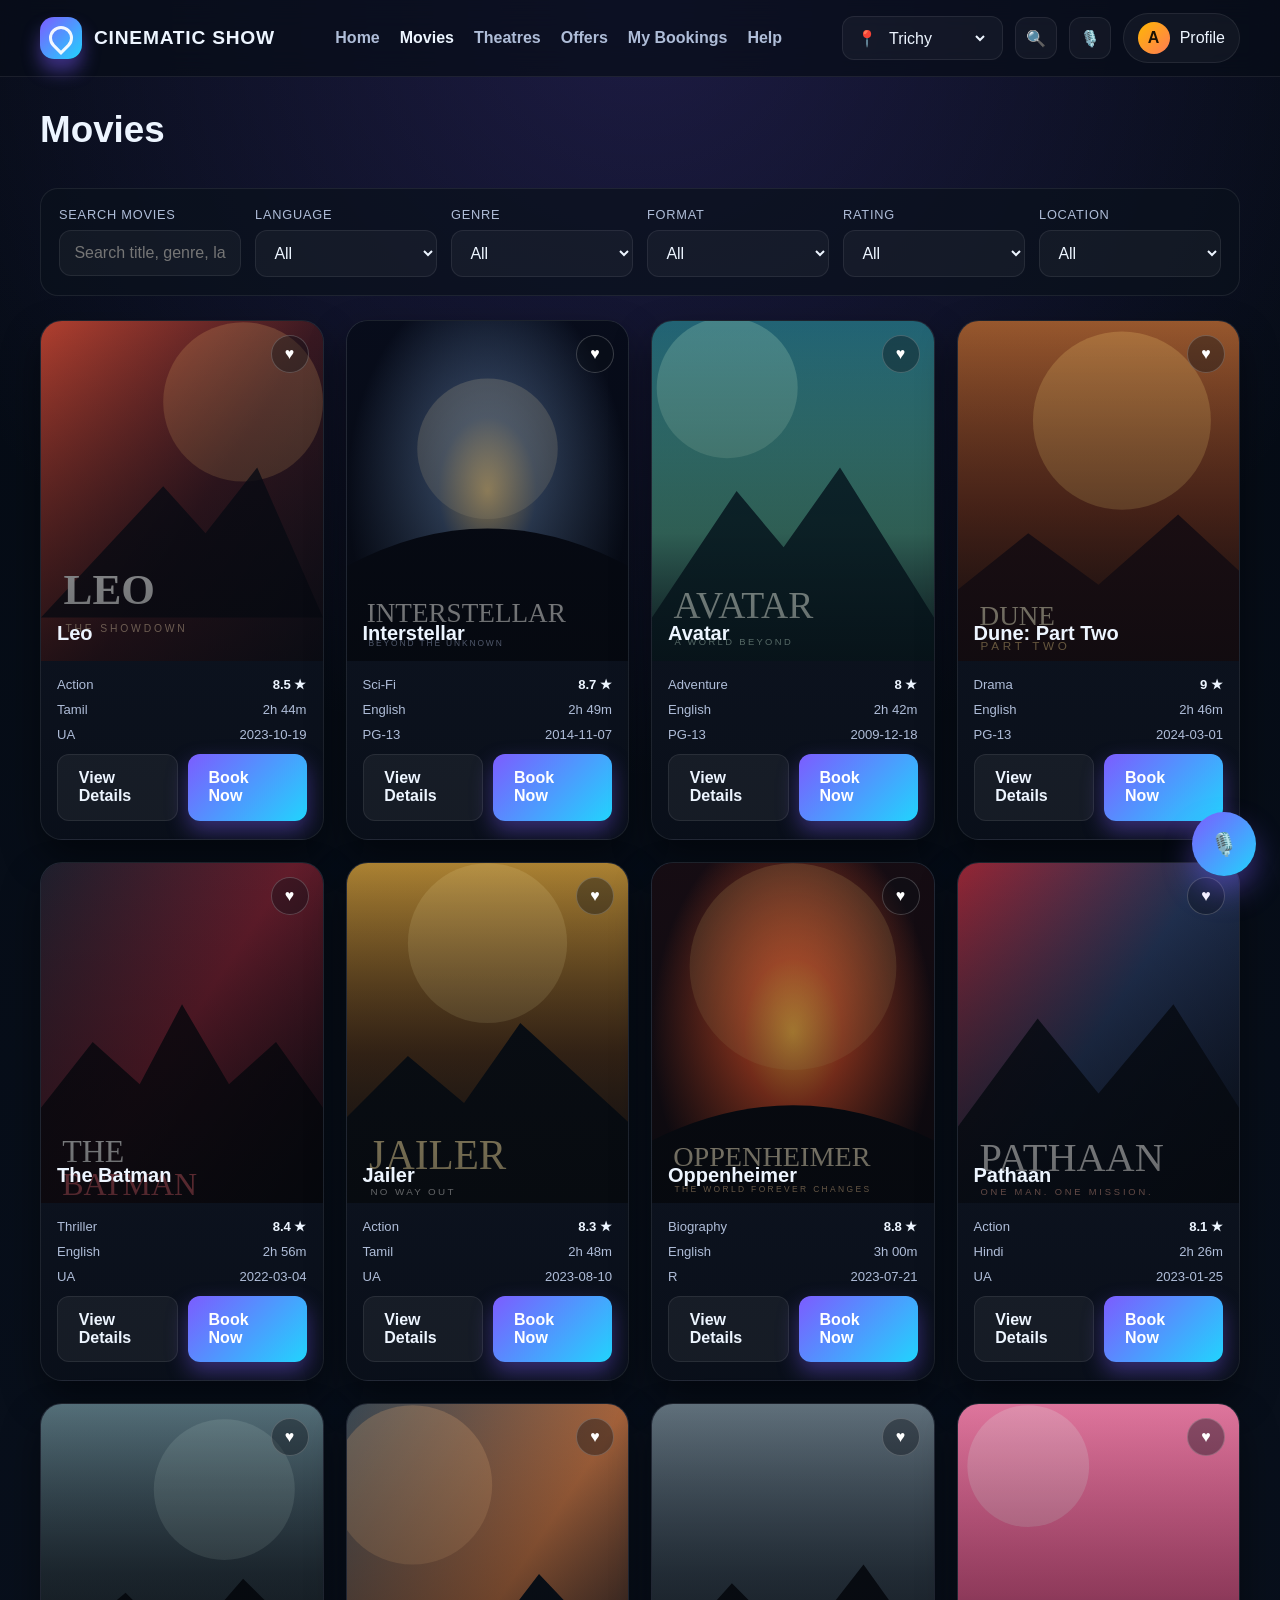
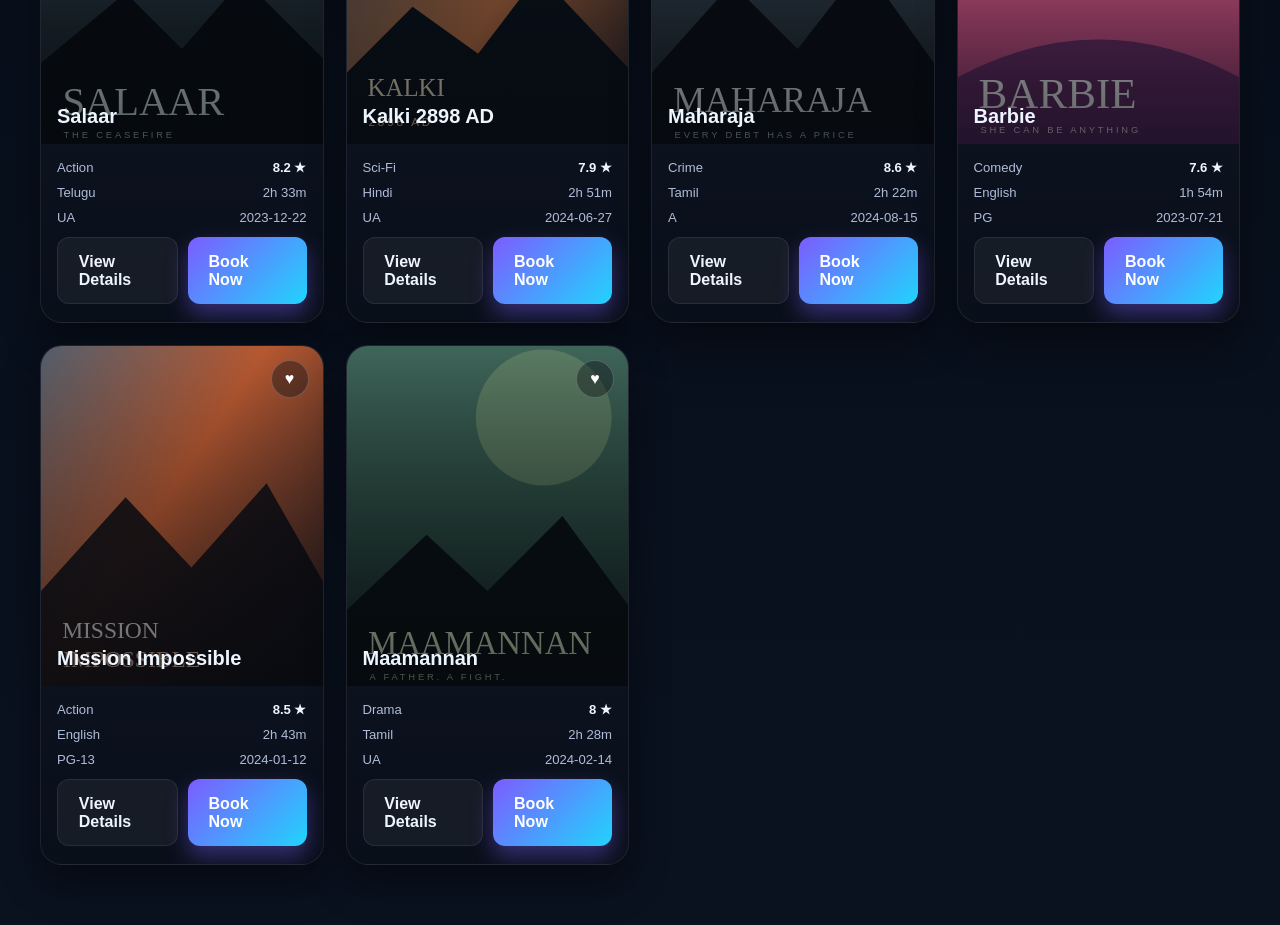
<file: movies.html>
<!DOCTYPE html>
<html lang="en">
<head>
  <meta charset="UTF-8" />
  <meta name="viewport" content="width=device-width, initial-scale=1.0" />
  <title>Movies | Cinematic Show</title>
  <link rel="stylesheet" href="css/style.css" />
  <link rel="stylesheet" href="css/responsive.css" />
  <link rel="stylesheet" href="css/animations.css" />
</head>
<body>
  <header class="site-header">
    <div class="container header-inner">
      <a href="index.html" class="brand" aria-label="Cinematic Show home">
        <span class="brand-mark" aria-hidden="true"></span>
        <span>CINEMATIC SHOW</span>
      </a>
      <nav class="top-nav" aria-label="Main navigation">
        <a href="index.html" data-nav>Home</a>
        <a href="movies.html" data-nav>Movies</a>
        <a href="theatres.html" data-nav>Theatres</a>
        <a href="offers.html" data-nav>Offers</a>
        <a href="bookings.html" data-nav>My Bookings</a>
        <a href="help.html" data-nav>Help</a>
      </nav>
      <div class="header-actions">
        <label class="location-selector" aria-label="Select city">
          <span>📍</span>
          <select data-location-select aria-label="Choose location">
            <option value="Chennai">Chennai</option>
            <option value="Trichy">Trichy</option>
            <option value="Coimbatore">Coimbatore</option>
            <option value="Madurai">Madurai</option>
            <option value="Bangalore">Bangalore</option>
            <option value="Hyderabad">Hyderabad</option>
          </select>
        </label>
        <button class="icon-btn" aria-label="Search movies">🔍</button>
        <button class="icon-btn" aria-label="Open voice assistant" data-assistant-toggle>🎙️</button>
        <div class="profile-pill" aria-label="Profile">
          <span class="avatar">A</span>
          <span>Profile</span>
        </div>
        <button class="icon-btn menu-toggle hidden" aria-label="Open menu">☰</button>
      </div>
    </div>
  </header>

  <main class="main-shell">
    <div class="container">
      <div class="section-title-wrap" style="display: flex; justify-content: space-between; align-items: center; gap: 12px; margin-bottom: 18px;">
        <h1 class="section-title">Movies</h1>
      </div>

      <form class="filters" data-movie-filters>
        <div class="filter-group">
          <label for="movie-search">Search movies</label>
          <input id="movie-search" data-movie-search type="text" placeholder="Search title, genre, language..." />
        </div>
        <div class="filter-group">
          <label for="filter-language">Language</label>
          <select id="filter-language" data-filter-language></select>
        </div>
        <div class="filter-group">
          <label for="filter-genre">Genre</label>
          <select id="filter-genre" data-filter-genre></select>
        </div>
        <div class="filter-group">
          <label for="filter-format">Format</label>
          <select id="filter-format" data-filter-format></select>
        </div>
        <div class="filter-group">
          <label for="filter-rating">Rating</label>
          <select id="filter-rating" data-filter-rating></select>
        </div>
        <div class="filter-group">
          <label for="filter-location">Location</label>
          <select id="filter-location" data-filter-location></select>
        </div>
      </form>

      <div class="movie-grid" data-movie-grid></div>
    </div>
  </main>

  <div class="voice-assistant">
    <button class="assistant-fab pulsing" type="button" aria-label="CineBot assistant" data-assistant-toggle>🎙️</button>
    <div class="assistant-popup" data-assistant-popup>
      <div class="assistant-header">
        <div class="assistant-name">
          <span class="assistant-avatar">C</span>
          <span>CineBot</span>
        </div>
        <span class="listening-indicator"><span class="listening-ring"></span></span>
      </div>
      <div class="assistant-body" data-assistant-chat></div>
      <div class="assistant-input">
        <input type="text" placeholder="Ask CineBot..." data-assistant-input aria-label="Ask CineBot" />
        <button class="btn btn-primary" type="button" data-assistant-send>Send</button>
      </div>
    </div>
  </div>

  <script src="js/app.js"></script>
  <script src="js/movies.js"></script>
  <script src="js/search.js"></script>
  <script src="js/voice.js"></script>
  <script src="js/booking.js"></script>
</body>
</html>
</file>
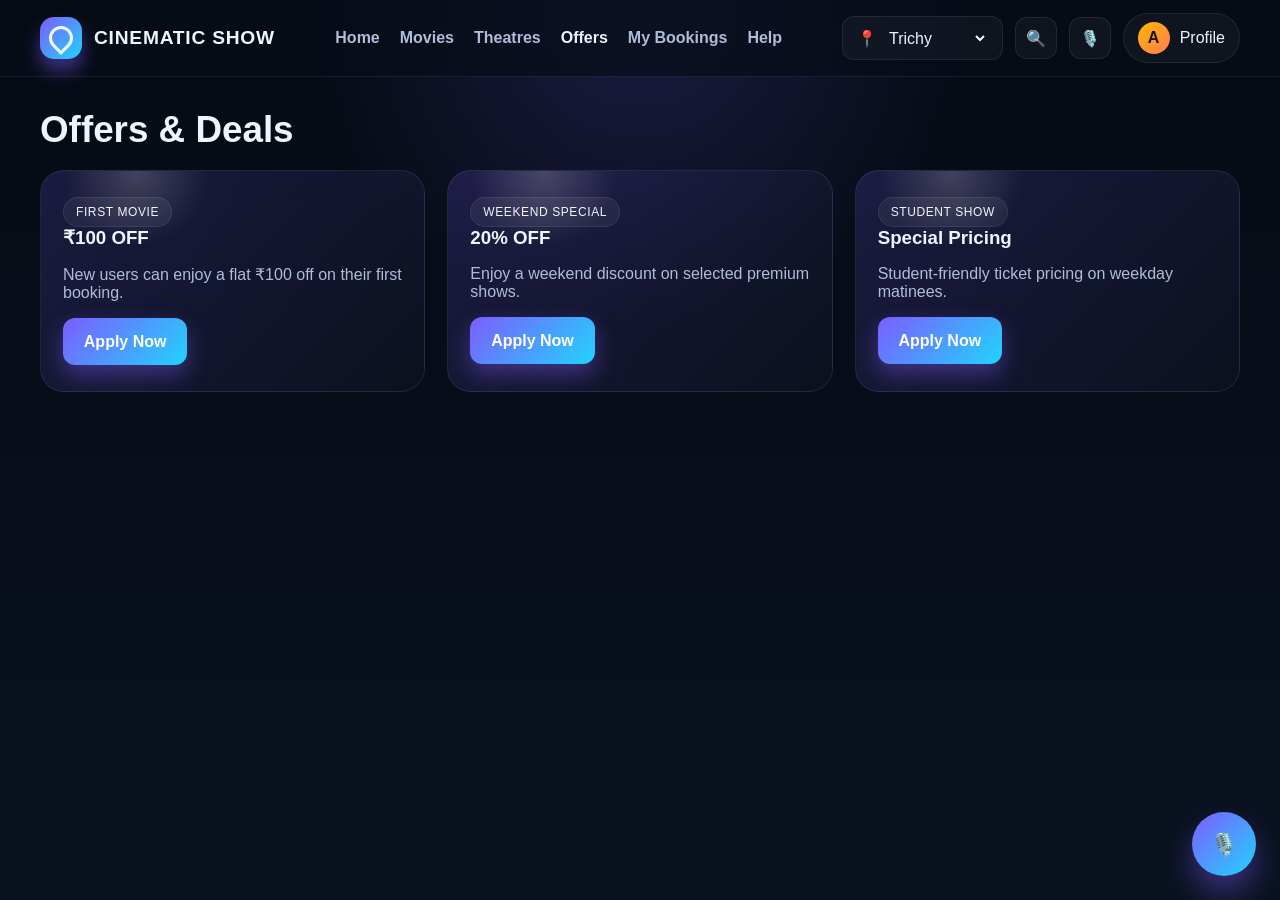
<file: offers.html>
<!DOCTYPE html>
<html lang="en">
<head>
  <meta charset="UTF-8" />
  <meta name="viewport" content="width=device-width, initial-scale=1.0" />
  <title>Offers | Cinematic Show</title>
  <link rel="stylesheet" href="css/style.css" />
  <link rel="stylesheet" href="css/responsive.css" />
  <link rel="stylesheet" href="css/animations.css" />
</head>
<body>
  <header class="site-header">
    <div class="container header-inner">
      <a href="index.html" class="brand" aria-label="Cinematic Show home">
        <span class="brand-mark" aria-hidden="true"></span>
        <span>CINEMATIC SHOW</span>
      </a>
      <nav class="top-nav" aria-label="Main navigation">
        <a href="index.html" data-nav>Home</a>
        <a href="movies.html" data-nav>Movies</a>
        <a href="theatres.html" data-nav>Theatres</a>
        <a href="offers.html" data-nav>Offers</a>
        <a href="bookings.html" data-nav>My Bookings</a>
        <a href="help.html" data-nav>Help</a>
      </nav>
      <div class="header-actions">
        <label class="location-selector" aria-label="Select city">
          <span>📍</span>
          <select data-location-select aria-label="Choose location">
            <option value="Chennai">Chennai</option>
            <option value="Trichy">Trichy</option>
            <option value="Coimbatore">Coimbatore</option>
            <option value="Madurai">Madurai</option>
            <option value="Bangalore">Bangalore</option>
            <option value="Hyderabad">Hyderabad</option>
          </select>
        </label>
        <button class="icon-btn" aria-label="Search movies">🔍</button>
        <button class="icon-btn" aria-label="Open voice assistant" data-assistant-toggle>🎙️</button>
        <div class="profile-pill" aria-label="Profile">
          <span class="avatar">A</span>
          <span>Profile</span>
        </div>
        <button class="icon-btn menu-toggle hidden" aria-label="Open menu">☰</button>
      </div>
    </div>
  </header>

  <main class="main-shell">
    <div class="container">
      <h1 class="section-title">Offers & Deals</h1>
      <div class="offers-grid">
        <article class="offer-card">
          <span class="badge">FIRST MOVIE</span>
          <h3>₹100 OFF</h3>
          <p class="text-muted">New users can enjoy a flat ₹100 off on their first booking.</p>
          <button class="btn btn-primary" type="button" onclick="document.querySelector('[data-coupon-code]').value='MOVIE50';">Apply Now</button>
        </article>
        <article class="offer-card">
          <span class="badge">WEEKEND SPECIAL</span>
          <h3>20% OFF</h3>
          <p class="text-muted">Enjoy a weekend discount on selected premium shows.</p>
          <button class="btn btn-primary" type="button" onclick="document.querySelector('[data-coupon-code]').value='CINE10';">Apply Now</button>
        </article>
        <article class="offer-card">
          <span class="badge">STUDENT SHOW</span>
          <h3>Special Pricing</h3>
          <p class="text-muted">Student-friendly ticket pricing on weekday matinees.</p>
          <button class="btn btn-primary" type="button" onclick="document.querySelector('[data-coupon-code]').value='FIRSTSHOW';">Apply Now</button>
        </article>
      </div>
    </div>
  </main>

  <div class="voice-assistant">
    <button class="assistant-fab pulsing" type="button" aria-label="CineBot assistant" data-assistant-toggle>🎙️</button>
    <div class="assistant-popup" data-assistant-popup>
      <div class="assistant-header">
        <div class="assistant-name">
          <span class="assistant-avatar">C</span>
          <span>CineBot</span>
        </div>
        <span class="listening-indicator"><span class="listening-ring"></span></span>
      </div>
      <div class="assistant-body" data-assistant-chat></div>
      <div class="assistant-input">
        <input type="text" placeholder="Ask CineBot..." data-assistant-input aria-label="Ask CineBot" />
        <button class="btn btn-primary" type="button" data-assistant-send>Send</button>
      </div>
    </div>
  </div>

  <script src="js/app.js"></script>
  <script src="js/search.js"></script>
  <script src="js/voice.js"></script>
</body>
</html>
</file>
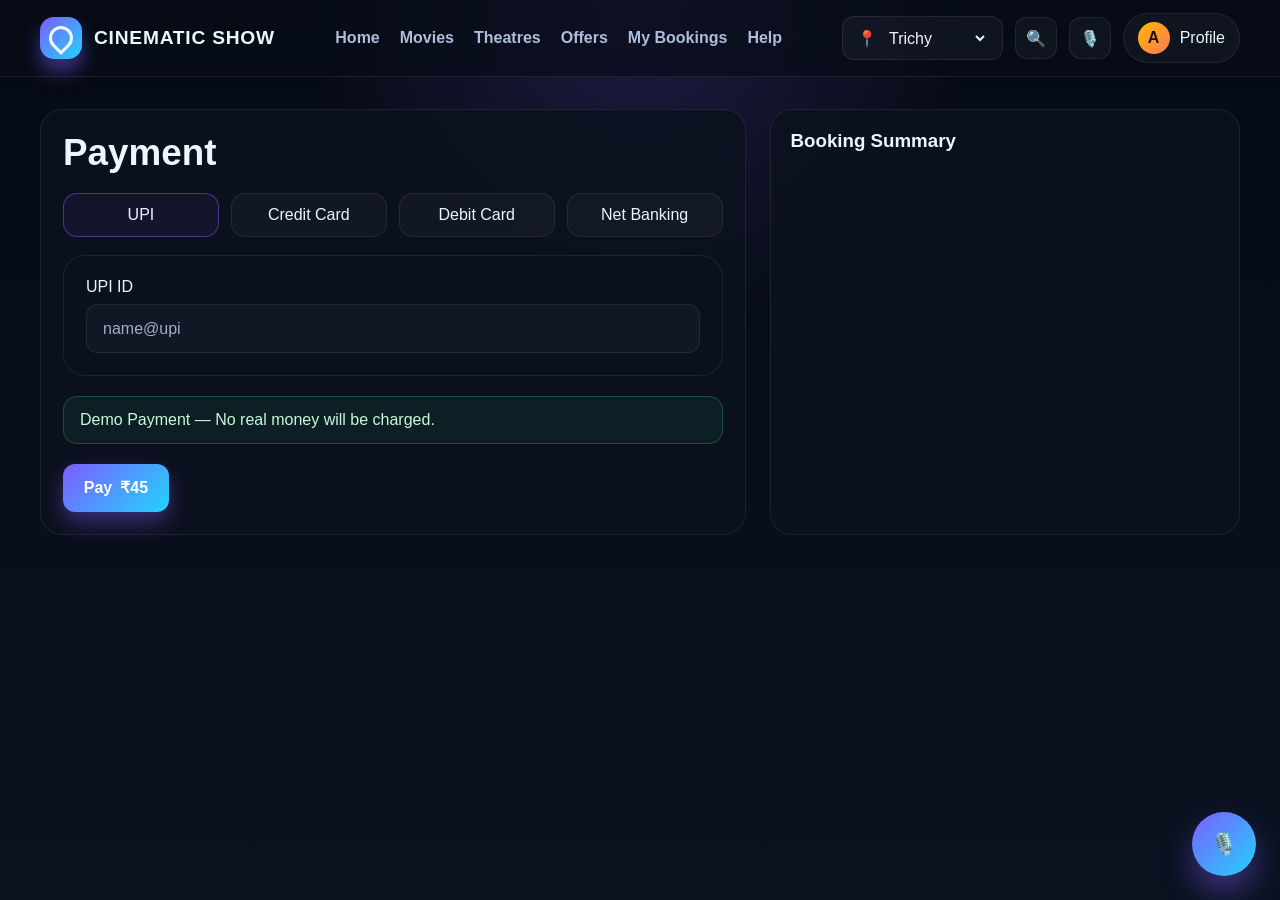
<file: payment.html>
<!DOCTYPE html>
<html lang="en">
<head>
  <meta charset="UTF-8" />
  <meta name="viewport" content="width=device-width, initial-scale=1.0" />
  <title>Payment | Cinematic Show</title>
  <link rel="stylesheet" href="css/style.css" />
  <link rel="stylesheet" href="css/responsive.css" />
  <link rel="stylesheet" href="css/animations.css" />
</head>
<body data-page="payment">
  <header class="site-header">
    <div class="container header-inner">
      <a href="index.html" class="brand" aria-label="Cinematic Show home">
        <span class="brand-mark" aria-hidden="true"></span>
        <span>CINEMATIC SHOW</span>
      </a>
      <nav class="top-nav" aria-label="Main navigation">
        <a href="index.html" data-nav>Home</a>
        <a href="movies.html" data-nav>Movies</a>
        <a href="theatres.html" data-nav>Theatres</a>
        <a href="offers.html" data-nav>Offers</a>
        <a href="bookings.html" data-nav>My Bookings</a>
        <a href="help.html" data-nav>Help</a>
      </nav>
      <div class="header-actions">
        <label class="location-selector" aria-label="Select city">
          <span>📍</span>
          <select data-location-select aria-label="Choose location">
            <option value="Chennai">Chennai</option>
            <option value="Trichy">Trichy</option>
            <option value="Coimbatore">Coimbatore</option>
            <option value="Madurai">Madurai</option>
            <option value="Bangalore">Bangalore</option>
            <option value="Hyderabad">Hyderabad</option>
          </select>
        </label>
        <button class="icon-btn" aria-label="Search movies">🔍</button>
        <button class="icon-btn" aria-label="Open voice assistant" data-assistant-toggle>🎙️</button>
        <div class="profile-pill" aria-label="Profile">
          <span class="avatar">A</span>
          <span>Profile</span>
        </div>
        <button class="icon-btn menu-toggle hidden" aria-label="Open menu">☰</button>
      </div>
    </div>
  </header>

  <main class="main-shell">
    <div class="container checkout-grid">
      <section class="panel" style="padding: 22px;">
        <h1 class="section-title">Payment</h1>
        <div class="payment-options">
          <button class="payment-option active" type="button" data-payment-method="UPI">UPI</button>
          <button class="payment-option" type="button" data-payment-method="Credit Card">Credit Card</button>
          <button class="payment-option" type="button" data-payment-method="Debit Card">Debit Card</button>
          <button class="payment-option" type="button" data-payment-method="Net Banking">Net Banking</button>
        </div>

        <div class="panel" data-payment-fieldset>
          <div class="card-form active" data-upi-form>
            <div class="form-field">
              <label for="upiId">UPI ID</label>
              <input id="upiId" data-upi-id type="text" placeholder="name@upi" />
            </div>
          </div>
          <div class="card-form hidden" data-credit-card-form>
            <div class="form-grid">
              <div class="form-field full">
                <label for="cardNumber">Card Number</label>
                <input id="cardNumber" data-card-number type="text" placeholder="1234 5678 9012 3456" />
              </div>
              <div class="form-field">
                <label for="expiry">Expiry</label>
                <input id="expiry" data-card-expiry type="text" placeholder="MM/YY" />
              </div>
              <div class="form-field">
                <label for="cvv">CVV</label>
                <input id="cvv" data-card-cvv type="password" placeholder="123" />
              </div>
              <div class="form-field full">
                <label for="cardholderName">Cardholder Name</label>
                <input id="cardholderName" data-card-name type="text" placeholder="Name on card" />
              </div>
            </div>
          </div>
        </div>

        <div class="security-note">Demo Payment — No real money will be charged.</div>
        <div style="margin-top: 20px;">
          <button class="btn btn-primary" type="button" data-process-payment>Pay <span data-payment-amount>₹0</span></button>
        </div>
      </section>

      <aside class="summary-box panel" style="padding: 20px;">
        <h3>Booking Summary</h3>
        <div class="summary-list" data-checkout-summary></div>
      </aside>
    </div>
  </main>

  <div class="voice-assistant">
    <button class="assistant-fab pulsing" type="button" aria-label="CineBot assistant" data-assistant-toggle>🎙️</button>
    <div class="assistant-popup" data-assistant-popup>
      <div class="assistant-header">
        <div class="assistant-name">
          <span class="assistant-avatar">C</span>
          <span>CineBot</span>
        </div>
        <span class="listening-indicator"><span class="listening-ring"></span></span>
      </div>
      <div class="assistant-body" data-assistant-chat></div>
      <div class="assistant-input">
        <input type="text" placeholder="Ask CineBot..." data-assistant-input aria-label="Ask CineBot" />
        <button class="btn btn-primary" type="button" data-assistant-send>Send</button>
      </div>
    </div>
  </div>

  <script src="js/app.js"></script>
  <script src="js/search.js"></script>
  <script src="js/voice.js"></script>
  <script src="js/booking.js"></script>
  <script src="js/payment.js"></script>
</body>
</html>
</file>
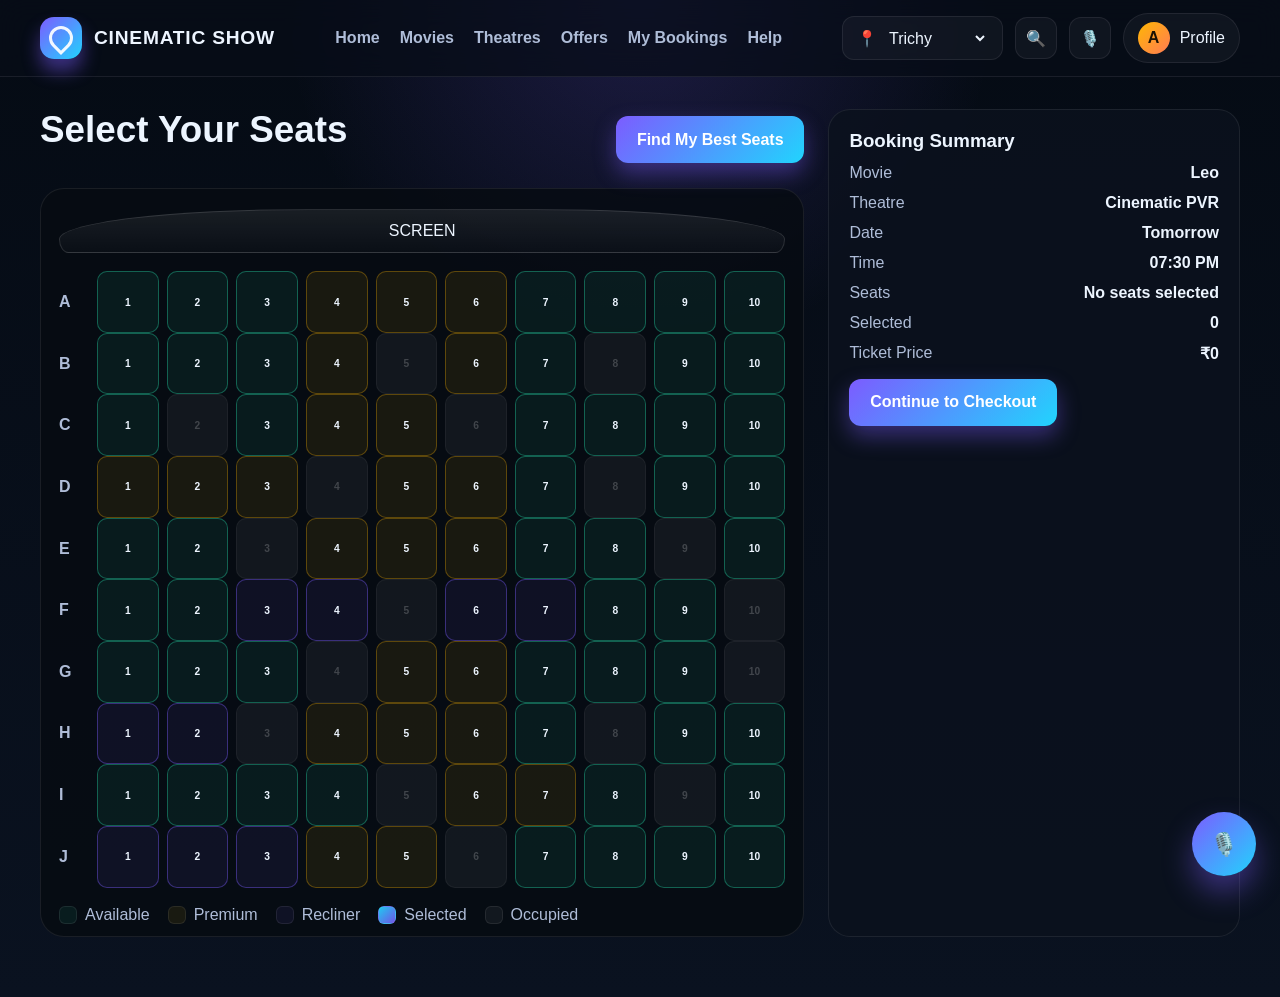
<file: seat-selection.html>
<!DOCTYPE html>
<html lang="en">
<head>
  <meta charset="UTF-8" />
  <meta name="viewport" content="width=device-width, initial-scale=1.0" />
  <title>Select Seats | Cinematic Show</title>
  <link rel="stylesheet" href="css/style.css" />
  <link rel="stylesheet" href="css/responsive.css" />
  <link rel="stylesheet" href="css/animations.css" />
</head>
<body>
  <header class="site-header">
    <div class="container header-inner">
      <a href="index.html" class="brand" aria-label="Cinematic Show home">
        <span class="brand-mark" aria-hidden="true"></span>
        <span>CINEMATIC SHOW</span>
      </a>
      <nav class="top-nav" aria-label="Main navigation">
        <a href="index.html" data-nav>Home</a>
        <a href="movies.html" data-nav>Movies</a>
        <a href="theatres.html" data-nav>Theatres</a>
        <a href="offers.html" data-nav>Offers</a>
        <a href="bookings.html" data-nav>My Bookings</a>
        <a href="help.html" data-nav>Help</a>
      </nav>
      <div class="header-actions">
        <label class="location-selector" aria-label="Select city">
          <span>📍</span>
          <select data-location-select aria-label="Choose location">
            <option value="Chennai">Chennai</option>
            <option value="Trichy">Trichy</option>
            <option value="Coimbatore">Coimbatore</option>
            <option value="Madurai">Madurai</option>
            <option value="Bangalore">Bangalore</option>
            <option value="Hyderabad">Hyderabad</option>
          </select>
        </label>
        <button class="icon-btn" aria-label="Search movies">🔍</button>
        <button class="icon-btn" aria-label="Open voice assistant" data-assistant-toggle>🎙️</button>
        <div class="profile-pill" aria-label="Profile">
          <span class="avatar">A</span>
          <span>Profile</span>
        </div>
        <button class="icon-btn menu-toggle hidden" aria-label="Open menu">☰</button>
      </div>
    </div>
  </header>

  <main class="main-shell">
    <div class="container selection-grid">
      <section>
        <div style="display:flex; justify-content:space-between; align-items:center; gap: 12px; margin-bottom: 18px;">
          <h1 class="section-title">Select Your Seats</h1>
          <button class="btn btn-primary" type="button" data-recommend-seats>Find My Best Seats</button>
        </div>

        <div class="seat-layout">
          <div class="screen">SCREEN</div>
          <div data-seat-layout></div>
          <div class="seat-legend">
            <span class="legend-item"><span class="legend-swatch available"></span> Available</span>
            <span class="legend-item"><span class="legend-swatch premium"></span> Premium</span>
            <span class="legend-item"><span class="legend-swatch recliner"></span> Recliner</span>
            <span class="legend-item"><span class="legend-swatch selected"></span> Selected</span>
            <span class="legend-item"><span class="legend-swatch occupied"></span> Occupied</span>
          </div>
        </div>
      </section>

      <aside class="summary-box panel" style="padding: 20px;">
        <h3>Booking Summary</h3>
        <div class="summary-list">
          <div class="summary-item"><span>Movie</span><strong data-seat-movie>Loading...</strong></div>
          <div class="summary-item"><span>Theatre</span><strong data-seat-theatre>Loading...</strong></div>
          <div class="summary-item"><span>Date</span><strong data-seat-date>Loading...</strong></div>
          <div class="summary-item"><span>Time</span><strong data-seat-time>Loading...</strong></div>
          <div class="summary-item"><span>Seats</span><strong data-seat-summary>No seats selected</strong></div>
          <div class="summary-item"><span>Selected</span><strong data-seat-count>0</strong></div>
          <div class="summary-item"><span>Ticket Price</span><strong data-seat-price>₹0</strong></div>
        </div>
        <div style="margin-top: 16px;">
          <button class="btn btn-primary" type="button" data-continue-checkout>Continue to Checkout</button>
        </div>
      </aside>
    </div>
  </main>

  <div class="voice-assistant">
    <button class="assistant-fab pulsing" type="button" aria-label="CineBot assistant" data-assistant-toggle>🎙️</button>
    <div class="assistant-popup" data-assistant-popup>
      <div class="assistant-header">
        <div class="assistant-name">
          <span class="assistant-avatar">C</span>
          <span>CineBot</span>
        </div>
        <span class="listening-indicator"><span class="listening-ring"></span></span>
      </div>
      <div class="assistant-body" data-assistant-chat></div>
      <div class="assistant-input">
        <input type="text" placeholder="Ask CineBot..." data-assistant-input aria-label="Ask CineBot" />
        <button class="btn btn-primary" type="button" data-assistant-send>Send</button>
      </div>
    </div>
  </div>

  <script src="js/app.js"></script>
  <script src="js/search.js"></script>
  <script src="js/voice.js"></script>
  <script src="js/booking.js"></script>
  <script src="js/seats.js"></script>
  <script>
    const state = bookingState.get();
    const movie = appUtils.getMovieById(state.movieId || state.movie?.id || 1);
    document.querySelector('[data-seat-movie]').textContent = movie.title;
    document.querySelector('[data-seat-theatre]').textContent = state.theatre || 'Cinematic PVR';
    document.querySelector('[data-seat-date]').textContent = state.date || 'Tomorrow';
    document.querySelector('[data-seat-time]').textContent = state.showtime || '07:30 PM';
  </script>
</body>
</html>
</file>
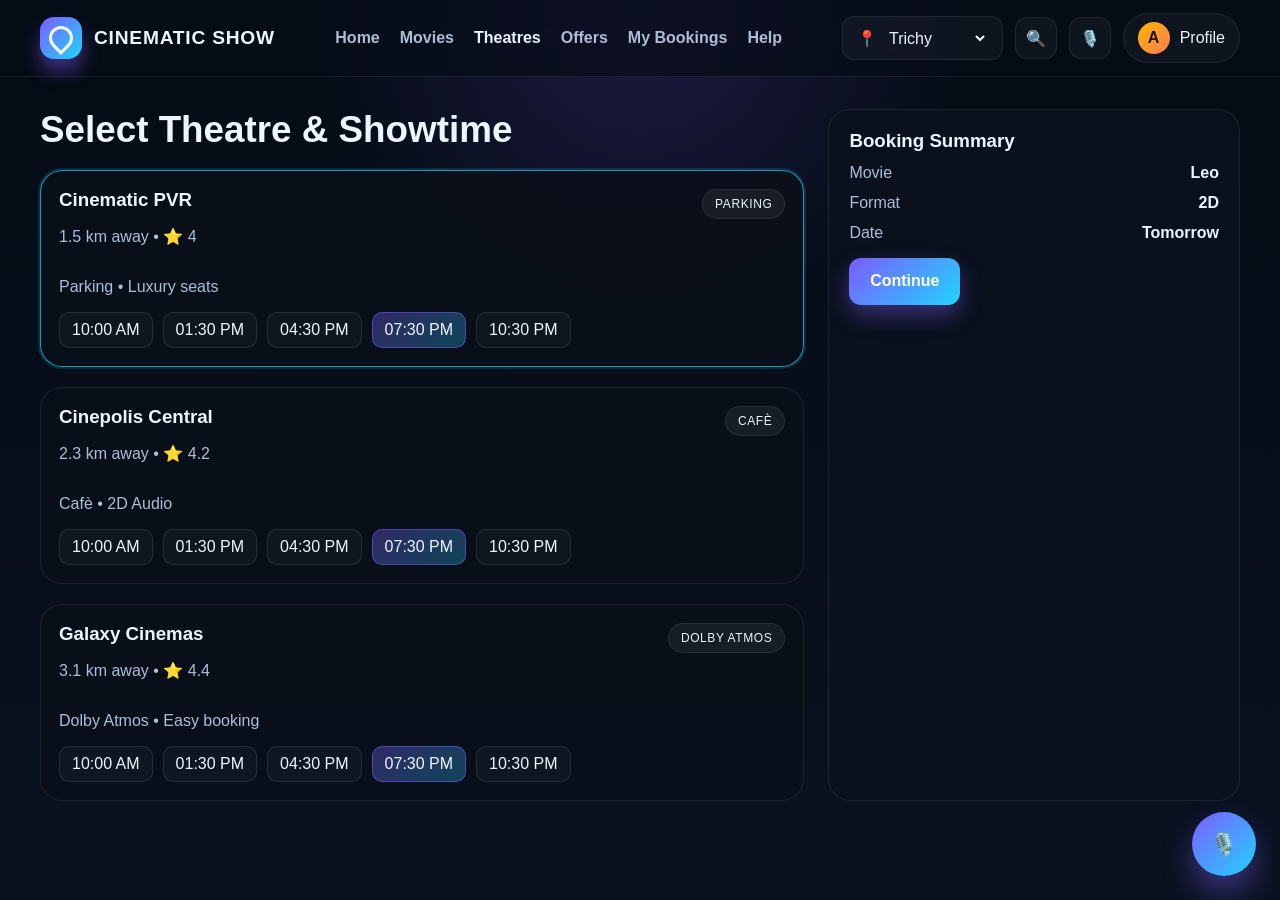
<file: theatres.html>
<!DOCTYPE html>
<html lang="en">
<head>
  <meta charset="UTF-8" />
  <meta name="viewport" content="width=device-width, initial-scale=1.0" />
  <title>Choose Theatre | Cinematic Show</title>
  <link rel="stylesheet" href="css/style.css" />
  <link rel="stylesheet" href="css/responsive.css" />
  <link rel="stylesheet" href="css/animations.css" />
</head>
<body>
  <header class="site-header">
    <div class="container header-inner">
      <a href="index.html" class="brand" aria-label="Cinematic Show home">
        <span class="brand-mark" aria-hidden="true"></span>
        <span>CINEMATIC SHOW</span>
      </a>
      <nav class="top-nav" aria-label="Main navigation">
        <a href="index.html" data-nav>Home</a>
        <a href="movies.html" data-nav>Movies</a>
        <a href="theatres.html" data-nav>Theatres</a>
        <a href="offers.html" data-nav>Offers</a>
        <a href="bookings.html" data-nav>My Bookings</a>
        <a href="help.html" data-nav>Help</a>
      </nav>
      <div class="header-actions">
        <label class="location-selector" aria-label="Select city">
          <span>📍</span>
          <select data-location-select aria-label="Choose location">
            <option value="Chennai">Chennai</option>
            <option value="Trichy">Trichy</option>
            <option value="Coimbatore">Coimbatore</option>
            <option value="Madurai">Madurai</option>
            <option value="Bangalore">Bangalore</option>
            <option value="Hyderabad">Hyderabad</option>
          </select>
        </label>
        <button class="icon-btn" aria-label="Search movies">🔍</button>
        <button class="icon-btn" aria-label="Open voice assistant" data-assistant-toggle>🎙️</button>
        <div class="profile-pill" aria-label="Profile">
          <span class="avatar">A</span>
          <span>Profile</span>
        </div>
        <button class="icon-btn menu-toggle hidden" aria-label="Open menu">☰</button>
      </div>
    </div>
  </header>

  <main class="main-shell">
    <div class="container selection-grid">
      <section>
        <h1 class="section-title">Select Theatre & Showtime</h1>
        <div class="theatre-list" data-theatre-list></div>
      </section>
      <aside class="summary-box panel" style="padding: 20px;">
        <h3>Booking Summary</h3>
        <div class="summary-list" data-selection-summary></div>
        <div style="margin-top: 16px;">
          <button class="btn btn-primary" type="button" data-select-showtime>Continue</button>
        </div>
      </aside>
    </div>
  </main>

  <div class="voice-assistant">
    <button class="assistant-fab pulsing" type="button" aria-label="CineBot assistant" data-assistant-toggle>🎙️</button>
    <div class="assistant-popup" data-assistant-popup>
      <div class="assistant-header">
        <div class="assistant-name">
          <span class="assistant-avatar">C</span>
          <span>CineBot</span>
        </div>
        <span class="listening-indicator"><span class="listening-ring"></span></span>
      </div>
      <div class="assistant-body" data-assistant-chat></div>
      <div class="assistant-input">
        <input type="text" placeholder="Ask CineBot..." data-assistant-input aria-label="Ask CineBot" />
        <button class="btn btn-primary" type="button" data-assistant-send>Send</button>
      </div>
    </div>
  </div>

  <script src="js/app.js"></script>
  <script src="js/search.js"></script>
  <script src="js/voice.js"></script>
  <script src="js/booking.js"></script>
  <script>
    function renderTheatres() {
      const movie = getSelectedMovie();
      const theatreList = document.querySelector('[data-theatre-list]');
      const summary = document.querySelector('[data-selection-summary]');
      const theatres = getTheatreOptions(movie);
      theatreList.innerHTML = theatres.map((theatre, index) => `
        <article class="theatre-card ${index === 0 ? 'selected' : ''}" data-theatre-card="${theatre.name}">
          <div class="theatre-top">
            <div>
              <h3>${theatre.name}</h3>
              <p class="text-muted">${theatre.distance} away • ⭐ ${theatre.rating}</p>
            </div>
            <span class="badge">${theatre.amenities.split('•')[0].trim()}</span>
          </div>
          <p class="text-muted">${theatre.amenities}</p>
          <div class="showtimes">
            ${theatre.showtimes.map((time) => `<button class="showtime-chip ${time === '07:30 PM' ? 'active' : ''}" type="button" data-theatre-name="${theatre.name}" data-showtime="${time}">${time}</button>`).join('')}
          </div>
        </article>
      `).join('');

      const selectedMovie = movie || movieDatabase[0];
      summary.innerHTML = `
        <div class="summary-item"><span>Movie</span><strong>${selectedMovie.title}</strong></div>
        <div class="summary-item"><span>Format</span><strong>${selectedMovie.formats[0]}</strong></div>
        <div class="summary-item"><span>Date</span><strong>Tomorrow</strong></div>
      `;

      document.querySelectorAll('[data-theatre-card]').forEach((card) => {
        card.addEventListener('click', () => {
          document.querySelectorAll('[data-theatre-card]').forEach((item) => item.classList.remove('selected'));
          card.classList.add('selected');
          const theatreName = card.dataset.theatreCard;
          bookingState.set({ theatre: theatreName, format: selectedMovie.formats[0], date: 'Tomorrow' });
          summary.innerHTML = `
            <div class="summary-item"><span>Movie</span><strong>${selectedMovie.title}</strong></div>
            <div class="summary-item"><span>Theatre</span><strong>${theatreName}</strong></div>
            <div class="summary-item"><span>Format</span><strong>${selectedMovie.formats[0]}</strong></div>
            <div class="summary-item"><span>Date</span><strong>Tomorrow</strong></div>
          `;
        });
      });

      document.querySelectorAll('.showtime-chip').forEach((button) => {
        button.addEventListener('click', () => {
          document.querySelectorAll('.showtime-chip').forEach((chip) => chip.classList.remove('active'));
          button.classList.add('active');
          const theatre = button.dataset.theatreName;
          const time = button.dataset.showtime;
          bookingState.set({ theatre, showtime: time, date: 'Tomorrow', format: selectedMovie.formats[0] });
          summary.innerHTML = `
            <div class="summary-item"><span>Movie</span><strong>${selectedMovie.title}</strong></div>
            <div class="summary-item"><span>Theatre</span><strong>${theatre}</strong></div>
            <div class="summary-item"><span>Date</span><strong>Tomorrow</strong></div>
            <div class="summary-item"><span>Time</span><strong>${time}</strong></div>
            <div class="summary-item"><span>Format</span><strong>${selectedMovie.formats[0]}</strong></div>
          `;
        });
      });
    }

    document.querySelector('[data-select-showtime]')?.addEventListener('click', () => {
      const state = bookingState.get();
      if (!state.theatre || !state.showtime) {
        appUtils.showToast('Please select a theatre and showtime first.', 'warning');
        return;
      }
      window.location.href = 'seat-selection.html';
    });

    renderTheatres();
  </script>
</body>
</html>
</file>
<file: Cinematic-Show/css/style.css>
:root {
  --bg: #070d18;
  --bg-soft: #0d1527;
  --panel: rgba(12, 18, 31, 0.8);
  --panel-strong: rgba(17, 23, 36, 0.96);
  --card: rgba(19, 26, 39, 0.9);
  --line: rgba(255, 255, 255, 0.08);
  --text: #edf5ff;
  --muted: #afbdd8;
  --primary: #7c5cff;
  --secondary: #21d4fd;
  --accent: #ffb703;
  --success: #39d98a;
  --danger: #ff6b6b;
  --warning: #ffb645;
  --shadow: 0 18px 38px rgba(0,0,0,0.45);
  --radius: 22px;
  --radius-sm: 14px;
  --container: 1200px;
}

* { box-sizing: border-box; }
html { scroll-behavior: smooth; }
body {
  margin: 0;
  font-family: "Segoe UI", Tahoma, Geneva, Verdana, sans-serif;
  background: radial-gradient(circle at top, rgba(124,92,255,0.2), transparent 30%),
    linear-gradient(180deg, #050b14 0%, #0a1220 100%);
  color: var(--text);
  min-height: 100vh;
}
a { text-decoration: none; color: inherit; }
img { max-width: 100%; display: block; }
button, input, select, textarea { font: inherit; }
button { cursor: pointer; }
.container { width: min(var(--container), calc(100% - 32px)); margin: 0 auto; }
.section-title { font-size: clamp(1.5rem, 3vw, 2.3rem); margin: 0 0 1.2rem; }
.text-muted { color: var(--muted); }
.badge { display: inline-flex; gap: 8px; align-items: center; border-radius: 999px; padding: 7px 12px; font-size: 0.75rem; letter-spacing: 0.05em; text-transform: uppercase; background: rgba(255,255,255,0.06); border: 1px solid var(--line); }
.glass { background: var(--panel); border: 1px solid var(--line); backdrop-filter: blur(12px); -webkit-backdrop-filter: blur(12px); }
.card { background: linear-gradient(180deg, rgba(18, 24, 36, 0.95), rgba(10, 15, 25, 0.95)); border: 1px solid var(--line); border-radius: var(--radius); box-shadow: var(--shadow); }
.btn {
  appearance: none; border: none; border-radius: 12px; padding: 0.9rem 1.3rem; font-weight: 700;
  transition: transform 0.2s ease, box-shadow 0.2s ease, filter 0.2s ease; display: inline-flex; align-items: center; justify-content: center; gap: 8px;
}
.btn:hover { transform: translateY(-1px); }
.btn-primary { background: linear-gradient(135deg, var(--primary), var(--secondary)); color: white; box-shadow: 0 10px 22px rgba(124,92,255,0.4); }
.btn-secondary { background: rgba(255,255,255,0.05); border: 1px solid var(--line); color: var(--text); }
.btn-success { background: linear-gradient(135deg, #2ad8a3, #39d98a); color: #04130d; }
.btn-warning { background: linear-gradient(135deg, var(--warning), #ff8a5b); color: #1a1207; }
.btn-danger { background: linear-gradient(135deg, #ff5d6c, #ff8e72); color: white; }

.site-header {
  position: sticky; top: 0; z-index: 50; background: rgba(7,13,24,0.72); backdrop-filter: blur(14px); border-bottom: 1px solid var(--line);
}
.header-inner { display: flex; align-items: center; justify-content: space-between; gap: 16px; min-height: 76px; }
.brand {
  display: inline-flex; align-items: center; gap: 12px; font-weight: 800; letter-spacing: 0.04em; font-size: 1.2rem;
}
.brand-mark {
  width: 42px; height: 42px; border-radius: 14px; background: linear-gradient(135deg, var(--primary), var(--secondary));
  display: grid; place-items: center; box-shadow: 0 12px 18px rgba(124,92,255,0.45); position: relative; overflow: hidden;
}
.brand-mark::before { content: ""; width: 18px; height: 18px; border: 3px solid rgba(255,255,255,0.92); border-radius: 50% 50% 50% 0; transform: rotate(-45deg); position: absolute; }
.top-nav { display: flex; align-items: center; gap: 20px; }
.top-nav a { color: var(--muted); font-weight: 600; transition: color 0.2s ease; }
.top-nav a:hover, .top-nav a.active { color: var(--text); }
.header-actions { display: flex; align-items: center; gap: 12px; }
.icon-btn {
  width: 42px; height: 42px; border-radius: 12px; background: rgba(255,255,255,0.04); border: 1px solid var(--line);
  display: grid; place-items: center; color: var(--text); font-size: 1rem;
}
.location-selector { display: inline-flex; align-items: center; gap: 8px; padding: 0.7rem 0.85rem; background: rgba(255,255,255,0.04); border: 1px solid var(--line); border-radius: 12px; color: var(--muted); }
.location-selector select { background: transparent; border: none; color: var(--text); outline: none; }
.profile-pill {
  display: inline-flex; align-items: center; gap: 10px; border-radius: 999px; background: rgba(255,255,255,0.04); border: 1px solid var(--line); padding: 8px 14px;
}
.avatar { width: 32px; height: 32px; border-radius: 50%; background: linear-gradient(135deg, #ffb703, #ff7b54); display: grid; place-items: center; font-weight: 800; color: #1b1204; }

.hero {
  position: relative; overflow: hidden; padding: 70px 0 30px; background: linear-gradient(90deg, rgba(5,9,17,0.8), rgba(12,16,25,0.3));
}
.hero::before {
  content: ""; position: absolute; inset: 0; background: url('../assets/images/backdrops/leo-backdrop.svg') center/cover no-repeat; opacity: 0.24; filter: saturate(1.1) contrast(1.2);
}
.hero-content { position: relative; display: grid; grid-template-columns: 1.2fr 0.8fr; gap: 28px; align-items: center; min-height: 480px; }
.hero-copy { max-width: 700px; }
.eyebrow { display: inline-flex; margin-bottom: 16px; padding: 8px 12px; border-radius: 999px; background: rgba(124,92,255,0.15); color: #d7d2ff; border: 1px solid rgba(124,92,255,0.3); }
.hero h1 { font-size: clamp(2.6rem, 6vw, 5rem); line-height: 0.96; letter-spacing: -0.05em; margin: 0 0 16px; }
.hero-subtitle { max-width: 650px; color: var(--muted); font-size: 1.08rem; margin-bottom: 24px; }
.hero-actions { display: flex; flex-wrap: wrap; gap: 14px; margin-bottom: 28px; }
.search-panel {
  position: relative; display: flex; align-items: center; gap: 12px; background: rgba(12,18,26,0.78); border-radius: 18px; border: 1px solid rgba(255,255,255,0.08);
  box-shadow: var(--shadow); padding: 12px 14px; max-width: 730px; overflow: hidden;
}
.search-panel .search-field { flex: 1; position: relative; }
.search-panel input {
  width: 100%; background: transparent; border: none; color: var(--text); font-size: 1rem; padding: 14px 12px 14px 40px; outline: none;
}
.search-panel input::placeholder { color: #a3afc4; }
.search-icon { position: absolute; left: 12px; top: 50%; transform: translateY(-50%); color: var(--muted); }
.voice-mic {
  width: 44px; height: 44px; border-radius: 12px; border: 1px solid rgba(255,255,255,0.08); background: rgba(255,255,255,0.04); color: var(--text);
}
.search-suggestions {
  position: absolute; left: 0; right: 0; top: calc(100% + 10px); background: rgba(10,14,22,0.96); border: 1px solid var(--line); border-radius: 14px; box-shadow: var(--shadow); overflow: hidden; z-index: 25; display: none;
}
.search-suggestions.active { display: block; }
.suggestion-item {
  width: 100%; text-align: left; padding: 0.8rem 1rem; border: none; background: transparent; color: var(--text); display: flex; justify-content: space-between; gap: 10px; border-bottom: 1px solid rgba(255,255,255,0.04);
}
.suggestion-item:hover { background: rgba(255,255,255,0.03); }

.hero-visual { position: relative; display: flex; justify-content: center; }
.poster-stack { position: relative; width: min(360px, 90%); height: 440px; }
.poster-card {
  position: absolute; inset: 0; border-radius: 30px; overflow: hidden; border: 1px solid rgba(255,255,255,0.1); box-shadow: var(--shadow); background-size: cover; background-position: center; transform-origin: center;
}
.poster-card:nth-child(1) { transform: rotate(-10deg) translate(-12px, 18px); }
.poster-card:nth-child(2) { transform: rotate(8deg) translate(20px, 10px); }
.poster-card:nth-child(3) { transform: rotate(-2deg) translate(0,0); }
.poster-glow { position: absolute; inset: auto 20% 22px; height: 100px; border-radius: 50%; background: radial-gradient(circle, rgba(124,92,255,0.6), transparent 65%); filter: blur(22px); }

.main-shell { padding: 32px 0 60px; }
.filters {
  display: grid; grid-template-columns: repeat(6, minmax(0,1fr)); gap: 14px; margin-bottom: 24px; background: rgba(11,17,29,0.72); padding: 18px; border-radius: 18px; border: 1px solid var(--line);
}
.filter-group { display: flex; flex-direction: column; gap: 8px; }
.filter-group label { color: var(--muted); font-size: 0.8rem; text-transform: uppercase; letter-spacing: 0.06em; }
.filter-group select, .filter-group input {
  width: 100%; background: rgba(255,255,255,0.04); border: 1px solid var(--line); border-radius: 12px; padding: 0.8rem 0.9rem; color: var(--text); outline: none;
}

.movie-grid { display: grid; grid-template-columns: repeat(4, minmax(0,1fr)); gap: 22px; }
.movie-card {
  position: relative; overflow: hidden; border-radius: 22px; background: linear-gradient(180deg, rgba(17,24,38,0.95), rgba(10,16,26,0.95)); border: 1px solid var(--line); box-shadow: var(--shadow); transition: transform 0.25s ease, border-color 0.25s ease;
}
.movie-card:hover { transform: translateY(-5px); border-color: rgba(124,92,255,0.45); }
.movie-poster { position: relative; height: 340px; overflow: hidden; }
.movie-poster img { width: 100%; height: 100%; object-fit: cover; transition: transform 0.4s ease, filter 0.4s ease; }
.movie-card:hover .movie-poster img { filter: saturate(1.15) contrast(1.06); }
.movie-card:hover .movie-poster img { transform: scale(1.06); }
.poster-fallback { width: 100%; height: 100%; padding: 24px; display: flex; flex-direction: column; justify-content: flex-end; gap: 8px; color: #fff; background: radial-gradient(circle at 70% 20%, rgba(106,224,255,0.38), transparent 34%), linear-gradient(145deg, #18253d, #090d18 70%); }
.poster-fallback strong { font-family: Georgia, serif; font-size: 1.7rem; line-height: 1.05; }
.poster-fallback span { color: #c4d4ea; font-size: 0.8rem; }
.poster-fallback-brand { color: #6ae0ff !important; font-size: 0.64rem !important; letter-spacing: 0.18em; font-weight: 800; }
.movie-overlay {
  position: absolute; inset: 0; background: linear-gradient(180deg, rgba(5,8,12,0.15), rgba(5,8,12,0.78)); opacity: 0.82;
}
.favorite-btn {
  position: absolute; top: 14px; right: 14px; z-index: 2; width: 38px; height: 38px; border-radius: 50%; border: 1px solid rgba(255,255,255,0.2); background: rgba(10,15,24,0.4); color: white;
}
.favorite-btn.active { background: rgba(255,106,106,0.22); color: #ff8ba7; border-color: rgba(255,107,107,0.5); }
.movie-meta { position: absolute; left: 16px; right: 16px; bottom: 16px; z-index: 2; }
.movie-meta h3 { margin: 0; font-size: 1.25rem; }
.movie-info { padding: 16px 16px 18px; }
.meta-row { display: flex; justify-content: space-between; align-items: center; gap: 12px; color: var(--muted); font-size: 0.82rem; margin-bottom: 10px; }
.meta-row strong { color: var(--text); }
.movie-actions { display: flex; gap: 10px; margin-top: 12px; }
.movie-actions .btn { flex: 1; }

.pill-row { display: flex; flex-wrap: wrap; gap: 8px; }
.pill { padding: 6px 10px; background: rgba(124,92,255,0.12); border: 1px solid rgba(124,92,255,0.26); border-radius: 999px; color: #d9d7ff; font-size: 0.75rem; }

.detail-shell { padding: 42px 0 60px; }
.detail-hero {
  position: relative; border-radius: 30px; overflow: hidden; min-height: 430px; border: 1px solid var(--line); background-size: cover; background-position: center; margin-bottom: 26px;
}
.detail-hero::before { content: ""; position: absolute; inset: 0; background: linear-gradient(90deg, rgba(3,7,12,0.9) 0%, rgba(2,6,12,0.7) 38%, rgba(3,7,12,0.5) 100%); }
.detail-inner { position: relative; z-index: 1; display: grid; grid-template-columns: 280px 1fr; gap: 28px; padding: 32px; min-height: 430px; align-items: end; }
.detail-poster { width: 100%; height: 100%; max-height: 390px; border-radius: 24px; overflow: hidden; border: 1px solid rgba(255,255,255,0.12); box-shadow: 0 18px 40px rgba(0,0,0,0.35); }
.detail-poster img { width: 100%; height: 100%; object-fit: cover; }
.detail-content h1 { margin: 0 0 12px; font-size: clamp(2.2rem, 4vw, 3.4rem); }
.detail-stats { display: flex; flex-wrap: wrap; gap: 10px; margin: 16px 0 20px; }
.detail-stats .pill { background: rgba(255,255,255,0.05); border-color: rgba(255,255,255,0.08); color: var(--text); }
.detail-copy { color: var(--muted); font-size: 1.02rem; line-height: 1.7; }
.detail-actions { display: flex; flex-wrap: wrap; gap: 12px; margin-top: 18px; }

.info-grid { display: grid; grid-template-columns: 1.2fr 0.8fr; gap: 24px; }
.panel { background: rgba(12,18,30,0.82); border: 1px solid var(--line); border-radius: 22px; padding: 22px; }
.panel h3 { margin: 0 0 12px; }
.cast-list, .review-list { display: grid; gap: 16px; }
.cast-item { display: flex; align-items: center; gap: 14px; }
.cast-avatar { width: 46px; height: 46px; border-radius: 50%; background: linear-gradient(135deg, #6ae0ff, #7c5cff); display: grid; place-items: center; font-weight: 800; }
.review-item { padding: 14px 16px; border-radius: 14px; background: rgba(255,255,255,0.03); border: 1px solid rgba(255,255,255,0.08); }
.trailer-box { aspect-ratio: 16 / 9; border-radius: 18px; overflow: hidden; border: 1px solid rgba(255,255,255,0.1); }
.trailer-box iframe { width: 100%; height: 100%; border: none; }
.format-list { display: flex; flex-wrap: wrap; gap: 12px; }
.format-pill { padding: 10px 14px; border-radius: 12px; background: rgba(124,92,255,0.1); border: 1px solid rgba(124,92,255,0.3); }

.selection-grid { display: grid; grid-template-columns: 1.3fr 0.7fr; gap: 24px; }
.theatre-list { display: grid; gap: 20px; }
.theatre-card {
  padding: 18px; border-radius: 22px; background: rgba(10,16,26,0.9); border: 1px solid var(--line); transition: border-color 0.2s, transform 0.2s ease;
}
.theatre-card.selected { border-color: rgba(33,212,253,0.7); box-shadow: 0 0 0 2px rgba(33,212,253,0.15); }
.theatre-card:hover { transform: translateY(-2px); }
.theatre-top { display: flex; align-items: flex-start; justify-content: space-between; gap: 16px; }
.theatre-top h3 { margin: 0; }
.showtimes { display: flex; flex-wrap: wrap; gap: 10px; margin-top: 14px; }
.showtime-chip {
  padding: 8px 12px; min-width: 85px; border-radius: 10px; border: 1px solid rgba(255,255,255,0.1); background: rgba(255,255,255,0.03); color: var(--text);
}
.showtime-chip.active { background: linear-gradient(135deg, rgba(124,92,255,0.34), rgba(33,212,253,0.28)); border-color: rgba(124,92,255,0.5); }
.summary-box { position: sticky; top: 95px; }
.summary-box .summary-list { display: grid; gap: 12px; }
.summary-item { display: flex; justify-content: space-between; gap: 14px; color: var(--muted); }
.summary-item strong { color: var(--text); }

.seat-layout { background: rgba(7,12,18,0.82); border: 1px solid var(--line); border-radius: 24px; padding: 20px 18px 12px; }
.screen { text-align: center; margin: 0 auto 18px; width: min(100%, 740px); padding: 12px 16px; border-radius: 50% 50% 14px 14px/ 100% 100% 20px 20px; background: linear-gradient(180deg, rgba(255,255,255,0.08), rgba(255,255,255,0.02)); border: 1px solid rgba(255,255,255,0.12); }
.seats-grid { display: grid; gap: 12px; }
.seat-row { display: grid; grid-template-columns: 30px repeat(10, minmax(18px, 1fr)); align-items: center; gap: 8px; }
.row-label { color: var(--muted); font-weight: 700; }
.seat {
  position: relative; width: 100%; aspect-ratio: 1; min-height: 28px; border: 1px solid rgba(255,255,255,0.1); border-radius: 10px; background: rgba(255,255,255,0.04); color: var(--text); font-size: 0.64rem; font-weight: 700; display: grid; place-items: center; transition: transform 0.18s ease, border-color 0.18s ease, filter 0.2s ease;
}
.seat:hover:not(.occupied):not(.selected) { border-color: rgba(33,212,253,0.6); }
.seat.available { background: rgba(38, 213, 166, 0.08); border-color: rgba(38, 213, 166, 0.38); }
.seat.premium { background: rgba(255,183,3,0.08); border-color: rgba(255,183,3,0.3); }
.seat.recliner { background: rgba(124,92,255,0.08); border-color: rgba(124,92,255,0.4); }
.seat.selected { background: linear-gradient(135deg, rgba(33,212,253,0.95), rgba(124,92,255,0.9)); border-color: transparent; box-shadow: 0 0 0 2px rgba(33,212,253,0.24); }
.seat.occupied { background: rgba(255,255,255,0.05); border-color: rgba(255,255,255,0.05); color: rgba(255,255,255,0.2); cursor: not-allowed; }
.seat.selected::after { content: "✓"; position: relative; }
.seat-legend { display: flex; gap: 18px; flex-wrap: wrap; margin-top: 18px; color: var(--muted); }
.legend-item { display: inline-flex; align-items: center; gap: 8px; }
.legend-swatch { width: 18px; height: 18px; border-radius: 6px; border: 1px solid var(--line); }
.legend-swatch.available { background: rgba(38,213,166,0.08); }
.legend-swatch.premium { background: rgba(255,183,3,0.08); }
.legend-swatch.recliner { background: rgba(124,92,255,0.08); }
.legend-swatch.selected { background: linear-gradient(135deg, rgba(33,212,253,0.95), rgba(124,92,255,0.9)); }
.legend-swatch.occupied { background: rgba(255,255,255,0.05); }

.checkout-grid { display: grid; grid-template-columns: 1.2fr 0.8fr; gap: 24px; }
.form-grid { display: grid; grid-template-columns: repeat(2, minmax(0,1fr)); gap: 18px; }
.form-field { display: flex; flex-direction: column; gap: 8px; }
.form-field.full { grid-column: 1 / -1; }
.form-field input, .form-field select { width: 100%; border-radius: 12px; border: 1px solid var(--line); background: rgba(255,255,255,0.03); color: var(--text); padding: 0.9rem 1rem; }
.form-field input::placeholder { color: #a4b0c6; }
.error-text { color: #ff9ca8; margin-top: 4px; font-size: 0.78rem; min-height: 1rem; }

.payment-options { display: grid; grid-template-columns: repeat(4, minmax(0,1fr)); gap: 12px; margin-bottom: 18px; }
.payment-option { border: 1px solid var(--line); border-radius: 14px; background: rgba(255,255,255,0.03); color: var(--text); padding: 12px; text-align: center; }
.payment-option.active { border-color: rgba(124,92,255,0.48); background: rgba(124,92,255,0.08); }
.card-form { display: none; }
.card-form.active { display: block; }
.security-note { margin-top: 20px; padding: 14px 16px; background: rgba(57,217,138,0.08); border: 1px solid rgba(57,217,138,0.25); color: #c9f8dd; border-radius: 14px; }

.success-box { max-width: 780px; margin: 40px auto; text-align: center; }
.success-icon { width: 104px; height: 104px; border-radius: 50%; background: linear-gradient(135deg, rgba(57,217,138,0.18), rgba(57,217,138,0.28)); border: 1px solid rgba(57,217,138,0.4); margin: 0 auto 18px; display: grid; place-items: center; font-size: 3rem; }
.action-row { display: flex; justify-content: center; flex-wrap: wrap; gap: 14px; margin-top: 26px; }

.ticket-card {
  max-width: 860px; margin: 26px auto; padding: 24px; background: linear-gradient(180deg, rgba(16,22,34,0.96), rgba(10,14,22,0.96)); border: 1px solid var(--line); border-radius: 26px; box-shadow: var(--shadow);
}
.ticket-header { display: flex; justify-content: space-between; gap: 16px; align-items: center; border-bottom: 1px solid var(--line); padding-bottom: 18px; margin-bottom: 18px; }
.ticket-body { display: grid; grid-template-columns: 1.2fr 0.8fr; gap: 20px; }
.ticket-poster { width: 100%; max-width: 180px; border-radius: 16px; overflow: hidden; }
.ticket-poster img { display: block; width: 100%; aspect-ratio: 2 / 3; object-fit: cover; }
.confirmation-movie { display: flex; align-items: center; gap: 14px; margin-bottom: 20px; }
.confirmation-movie img { width: 76px; height: 108px; border-radius: 10px; object-fit: cover; }
.confirmation-movie div { display: grid; gap: 6px; }
.confirmation-movie span { color: var(--muted); font-size: 0.86rem; }
.receipt-movie-thumb { grid-column: 1 / -1; }
.receipt-movie-thumb img { width: 54px; height: 78px; border-radius: 8px; object-fit: cover; }
.qr-box {
  display: grid; place-items: center; min-height: 180px; border-radius: 18px; background: rgba(255,255,255,0.03); border: 1px solid var(--line); font-weight: 800; letter-spacing: 0.2em; color: var(--text);
}
.receipt-box { max-width: 760px; margin: 30px auto; background: rgba(11,17,26,0.9); border: 1px solid var(--line); border-radius: 22px; padding: 24px; }
.receipt-header, .receipt-total { display: flex; justify-content: space-between; gap: 18px; align-items: center; }
.receipt-grid { display: grid; grid-template-columns: repeat(2, minmax(0,1fr)); gap: 14px 20px; margin-top: 18px; }
.summary-table { width: 100%; border-collapse: collapse; margin-top: 22px; }
.summary-table th, .summary-table td { padding: 10px 12px; border-bottom: 1px solid var(--line); text-align: left; }
.summary-table td:last-child, .summary-table th:last-child { text-align: right; }

.booking-list { display: grid; gap: 18px; }
.booking-item { display: grid; grid-template-columns: 110px 1fr auto; gap: 18px; padding: 18px; border-radius: 20px; border: 1px solid var(--line); background: rgba(9,13,21,0.82); }
.booking-item img { width: 110px; height: 160px; object-fit: cover; border-radius: 14px; }
.booking-body h3 { margin: 0 0 8px; }
.booking-actions { display: flex; flex-wrap: wrap; gap: 8px; align-items: start; }
.badge.status-ok { background: rgba(57,217,138,0.12); border-color: rgba(57,217,138,0.35); color: #cbf9df; }
.badge.status-cancelled { background: rgba(255,118,118,0.12); border-color: rgba(255,118,118,0.35); color: #ffd3d3; }

.offers-grid { display: grid; grid-template-columns: repeat(3, minmax(0,1fr)); gap: 22px; }
.offer-card {
  position: relative; padding: 26px 22px; border-radius: 24px; overflow: hidden; border: 1px solid var(--line); background: linear-gradient(135deg, rgba(124,92,255,0.18), rgba(12,18,31,0.9));
}
.offer-card::before { content: ""; position: absolute; inset: -40% 40% auto -10%; height: 180px; background: radial-gradient(circle, rgba(255,255,255,0.18), transparent 45%); }
.offer-card h3 { margin: 0 0 10px; }

.empty-state {
  text-align: center; padding: 4rem 2rem; border-radius: 22px; background: rgba(12,18,29,0.72); border: 1px solid var(--line); color: var(--muted);
}
.empty-state h3 { color: var(--text); margin-bottom: 12px; }

.hidden { display: none !important; }

.voice-assistant {
  position: fixed; right: 24px; bottom: 24px; z-index: 80; display: flex; flex-direction: column; align-items: end; gap: 12px;
}
.assistant-fab {
  width: 64px; height: 64px; border-radius: 50%; background: linear-gradient(135deg, var(--primary), var(--secondary)); border: none; box-shadow: 0 16px 30px rgba(124,92,255,0.42); color: white; font-size: 1.4rem; position: relative;
}
.assistant-popup {
  width: min(360px, calc(100vw - 26px)); background: rgba(12,18,30,0.96); border: 1px solid var(--line); border-radius: 20px; box-shadow: var(--shadow); overflow: hidden; display: none;
}
.assistant-popup.open { display: block; }
.assistant-header { display: flex; align-items: center; justify-content: space-between; padding: 14px 16px; border-bottom: 1px solid var(--line); }
.assistant-name { display: flex; align-items: center; gap: 10px; font-weight: 700; }
.assistant-avatar { width: 34px; height: 34px; border-radius: 50%; background: linear-gradient(135deg, #ffb703, #ff7f50); display: grid; place-items: center; color: #1b1204; font-weight: 800; }
.assistant-body { padding: 14px 16px; max-height: 265px; overflow-y: auto; display: grid; gap: 10px; }
.chat-bubble { max-width: 85%; padding: 10px 12px; border-radius: 14px; font-size: 0.92rem; }
.chat-bubble.user { background: rgba(124,92,255,0.22); border: 1px solid rgba(124,92,255,0.32); margin-left: auto; }
.chat-bubble.bot { background: rgba(255,255,255,0.04); border: 1px solid rgba(255,255,255,0.08); }
.assistant-input { display: flex; gap: 8px; padding: 10px 12px 14px; border-top: 1px solid var(--line); }
.assistant-input input { flex: 1; background: rgba(255,255,255,0.04); border: 1px solid var(--line); border-radius: 12px; padding: 0.75rem 0.8rem; color: var(--text); }
.listening-indicator { display: none; }
.assistant-popup.listening .listening-indicator { display: inline-flex; }

@media (max-width: 980px) {
  .top-nav { display: none; }
  .movie-grid { grid-template-columns: repeat(2, minmax(0,1fr)); }
  .filters { grid-template-columns: repeat(3, minmax(0,1fr)); }
  .detail-inner, .selection-grid, .checkout-grid, .info-grid, .ticket-body { grid-template-columns: 1fr; }
  .hero-content { grid-template-columns: 1fr; }
  .header-actions .profile-pill span { display: none; }
}

@media (max-width: 640px) {
  .movie-grid, .filters, .offers-grid, .payment-options, .form-grid { grid-template-columns: 1fr; }
  .header-inner { flex-wrap: wrap; padding: 10px 0; }
  .search-panel { flex-wrap: wrap; }
  .hero { padding-top: 38px; }
  .summary-box { position: static; }
  .booking-item { grid-template-columns: 1fr; }
  .ticket-header, .receipt-header, .receipt-total { flex-direction: column; align-items: flex-start; }
  .voice-assistant { right: 14px; bottom: 14px; }
}

button:focus-visible, a:focus-visible, input:focus-visible, select:focus-visible { outline: 3px solid rgba(33,212,253,0.8); outline-offset: 2px; }

@keyframes pulseGlow {
  0% { box-shadow: 0 0 0 rgba(124,92,255,0.35); }
  50% { box-shadow: 0 0 30px rgba(124,92,255,0.45); }
  100% { box-shadow: 0 0 0 rgba(124,92,255,0.3); }
}
.assistant-fab.pulsing { animation: pulseGlow 1.5s infinite; }

.toast {
  position: fixed;
  bottom: 24px;
  left: 50%;
  transform: translateX(-50%);
  padding: 12px 18px;
  border-radius: 999px;
  background: rgba(10, 17, 26, 0.96);
  border: 1px solid var(--line);
  box-shadow: var(--shadow);
  color: var(--text);
  z-index: 100;
  font-weight: 600;
}
.toast-warning { border-color: rgba(255, 182, 69, 0.5); color: #ffd98e; }
.toast-success { border-color: rgba(57, 217, 138, 0.5); color: #dfffee; }

@keyframes fadeInUp {
  from { opacity: 0; transform: translateY(10px); }
  to { opacity: 1; transform: translateY(0); }
}
.page-enter { animation: fadeInUp 0.45s ease; }
</file>
<file: Cinematic-Show/css/responsive.css>
/* Responsive enhancement layer for smaller devices */

@media (max-width: 1200px) {
  .movie-grid { grid-template-columns: repeat(3, minmax(0, 1fr)); }
}

@media (max-width: 980px) {
  .top-nav {
    position: absolute;
    top: calc(100% + 8px);
    left: 16px;
    right: 16px;
    background: rgba(10, 15, 24, 0.96);
    border: 1px solid var(--line);
    border-radius: 16px;
    padding: 14px;
    flex-direction: column;
    align-items: flex-start;
    display: none;
  }

  .top-nav.open {
    display: flex;
  }

  .menu-toggle {
    display: inline-flex !important;
  }

  .booking-item {
    grid-template-columns: 100px 1fr;
  }
}

@media (max-width: 760px) {
  .hero h1 {
    font-size: 2.8rem;
  }

  .movie-grid {
    grid-template-columns: 1fr;
  }

  .filters {
    grid-template-columns: repeat(2, minmax(0, 1fr));
  }

  .summary-box {
    position: static;
  }

  .seat-row {
    grid-template-columns: 24px repeat(10, minmax(18px, 1fr));
    gap: 5px;
  }
}

@media (max-width: 560px) {
  .header-actions {
    width: 100%; justify-content: flex-end;
  }

  .filters {
    grid-template-columns: 1fr;
  }

  .hero-actions, .detail-actions, .action-row, .movie-actions {
    flex-direction: column;
  }

  .movie-actions .btn,
  .hero-actions .btn,
  .detail-actions .btn,
  .action-row .btn {
    width: 100%;
  }

  .search-panel {
    padding: 10px;
  }
}
</file>
<file: Cinematic-Show/css/animations.css>
@keyframes flicker {
  0%, 100% { opacity: 1; }
  50% { opacity: 0.72; }
}

@keyframes shimmer {
  0% { background-position: -200% 0; }
  100% { background-position: 200% 0; }
}

.skeleton {
  background: linear-gradient(90deg, rgba(255,255,255,0.04), rgba(255,255,255,0.09), rgba(255,255,255,0.04));
  background-size: 200% 100%;
  animation: shimmer 1.3s linear infinite;
  border-radius: 14px;
}

.loading-card {
  height: 340px;
  border-radius: 22px;
  overflow: hidden;
}

.seat.selected {
  animation: pulseSeat 0.22s ease;
}

@keyframes pulseSeat {
  0% { transform: scale(0.9); }
  60% { transform: scale(1.08); }
  100% { transform: scale(1); }
}

.chat-bubble.bot {
  animation: fadeInUp 0.25s ease;
}

.listening-ring {
  display: inline-block;
  width: 12px; height: 12px; border-radius: 50%; background: #ff6f61;
  box-shadow: 0 0 0 rgba(255,111,97,0.5);
  animation: ringPulse 1.2s infinite;
}

@keyframes ringPulse {
  0% { box-shadow: 0 0 0 0 rgba(255,111,97,0.55); }
  70% { box-shadow: 0 0 0 10px rgba(255,111,97,0); }
  100% { box-shadow: 0 0 0 0 rgba(255,111,97,0); }
}
</file>
<file: css/style.css>
:root {
  --bg: #070d18;
  --bg-soft: #0d1527;
  --panel: rgba(12, 18, 31, 0.8);
  --panel-strong: rgba(17, 23, 36, 0.96);
  --card: rgba(19, 26, 39, 0.9);
  --line: rgba(255, 255, 255, 0.08);
  --text: #edf5ff;
  --muted: #afbdd8;
  --primary: #7c5cff;
  --secondary: #21d4fd;
  --accent: #ffb703;
  --success: #39d98a;
  --danger: #ff6b6b;
  --warning: #ffb645;
  --shadow: 0 18px 38px rgba(0,0,0,0.45);
  --radius: 22px;
  --radius-sm: 14px;
  --container: 1200px;
}

* { box-sizing: border-box; }
html { scroll-behavior: smooth; }
body {
  margin: 0;
  font-family: "Segoe UI", Tahoma, Geneva, Verdana, sans-serif;
  background: radial-gradient(circle at top, rgba(124,92,255,0.2), transparent 30%),
    linear-gradient(180deg, #050b14 0%, #0a1220 100%);
  color: var(--text);
  min-height: 100vh;
}
a { text-decoration: none; color: inherit; }
img { max-width: 100%; display: block; }
button, input, select, textarea { font: inherit; }
button { cursor: pointer; }
.container { width: min(var(--container), calc(100% - 32px)); margin: 0 auto; }
.section-title { font-size: clamp(1.5rem, 3vw, 2.3rem); margin: 0 0 1.2rem; }
.text-muted { color: var(--muted); }
.badge { display: inline-flex; gap: 8px; align-items: center; border-radius: 999px; padding: 7px 12px; font-size: 0.75rem; letter-spacing: 0.05em; text-transform: uppercase; background: rgba(255,255,255,0.06); border: 1px solid var(--line); }
.glass { background: var(--panel); border: 1px solid var(--line); backdrop-filter: blur(12px); -webkit-backdrop-filter: blur(12px); }
.card { background: linear-gradient(180deg, rgba(18, 24, 36, 0.95), rgba(10, 15, 25, 0.95)); border: 1px solid var(--line); border-radius: var(--radius); box-shadow: var(--shadow); }
.btn {
  appearance: none; border: none; border-radius: 12px; padding: 0.9rem 1.3rem; font-weight: 700;
  transition: transform 0.2s ease, box-shadow 0.2s ease, filter 0.2s ease; display: inline-flex; align-items: center; justify-content: center; gap: 8px;
}
.btn:hover { transform: translateY(-1px); }
.btn-primary { background: linear-gradient(135deg, var(--primary), var(--secondary)); color: white; box-shadow: 0 10px 22px rgba(124,92,255,0.4); }
.btn-secondary { background: rgba(255,255,255,0.05); border: 1px solid var(--line); color: var(--text); }
.btn-success { background: linear-gradient(135deg, #2ad8a3, #39d98a); color: #04130d; }
.btn-warning { background: linear-gradient(135deg, var(--warning), #ff8a5b); color: #1a1207; }
.btn-danger { background: linear-gradient(135deg, #ff5d6c, #ff8e72); color: white; }

.site-header {
  position: sticky; top: 0; z-index: 50; background: rgba(7,13,24,0.72); backdrop-filter: blur(14px); border-bottom: 1px solid var(--line);
}
.header-inner { display: flex; align-items: center; justify-content: space-between; gap: 16px; min-height: 76px; }
.brand {
  display: inline-flex; align-items: center; gap: 12px; font-weight: 800; letter-spacing: 0.04em; font-size: 1.2rem;
}
.brand-mark {
  width: 42px; height: 42px; border-radius: 14px; background: linear-gradient(135deg, var(--primary), var(--secondary));
  display: grid; place-items: center; box-shadow: 0 12px 18px rgba(124,92,255,0.45); position: relative; overflow: hidden;
}
.brand-mark::before { content: ""; width: 18px; height: 18px; border: 3px solid rgba(255,255,255,0.92); border-radius: 50% 50% 50% 0; transform: rotate(-45deg); position: absolute; }
.top-nav { display: flex; align-items: center; gap: 20px; }
.top-nav a { color: var(--muted); font-weight: 600; transition: color 0.2s ease; }
.top-nav a:hover, .top-nav a.active { color: var(--text); }
.header-actions { display: flex; align-items: center; gap: 12px; }
.icon-btn {
  width: 42px; height: 42px; border-radius: 12px; background: rgba(255,255,255,0.04); border: 1px solid var(--line);
  display: grid; place-items: center; color: var(--text); font-size: 1rem;
}
.location-selector { display: inline-flex; align-items: center; gap: 8px; padding: 0.7rem 0.85rem; background: rgba(255,255,255,0.04); border: 1px solid var(--line); border-radius: 12px; color: var(--muted); }
.location-selector select { background: transparent; border: none; color: var(--text); outline: none; }
.profile-pill {
  display: inline-flex; align-items: center; gap: 10px; border-radius: 999px; background: rgba(255,255,255,0.04); border: 1px solid var(--line); padding: 8px 14px;
}
.avatar { width: 32px; height: 32px; border-radius: 50%; background: linear-gradient(135deg, #ffb703, #ff7b54); display: grid; place-items: center; font-weight: 800; color: #1b1204; }

.hero {
  position: relative; overflow: hidden; padding: 70px 0 30px; background: linear-gradient(90deg, rgba(5,9,17,0.8), rgba(12,16,25,0.3));
}
.hero::before {
  content: ""; position: absolute; inset: 0; background: url('../assets/images/backdrops/leo-backdrop.svg') center/cover no-repeat; opacity: 0.24; filter: saturate(1.1) contrast(1.2);
}
.hero-content { position: relative; display: grid; grid-template-columns: 1.2fr 0.8fr; gap: 28px; align-items: center; min-height: 480px; }
.hero-copy { max-width: 700px; }
.eyebrow { display: inline-flex; margin-bottom: 16px; padding: 8px 12px; border-radius: 999px; background: rgba(124,92,255,0.15); color: #d7d2ff; border: 1px solid rgba(124,92,255,0.3); }
.hero h1 { font-size: clamp(2.6rem, 6vw, 5rem); line-height: 0.96; letter-spacing: -0.05em; margin: 0 0 16px; }
.hero-subtitle { max-width: 650px; color: var(--muted); font-size: 1.08rem; margin-bottom: 24px; }
.hero-actions { display: flex; flex-wrap: wrap; gap: 14px; margin-bottom: 28px; }
.search-panel {
  position: relative; display: flex; align-items: center; gap: 12px; background: rgba(12,18,26,0.78); border-radius: 18px; border: 1px solid rgba(255,255,255,0.08);
  box-shadow: var(--shadow); padding: 12px 14px; max-width: 730px; overflow: hidden;
}
.search-panel .search-field { flex: 1; position: relative; }
.search-panel input {
  width: 100%; background: transparent; border: none; color: var(--text); font-size: 1rem; padding: 14px 12px 14px 40px; outline: none;
}
.search-panel input::placeholder { color: #a3afc4; }
.search-icon { position: absolute; left: 12px; top: 50%; transform: translateY(-50%); color: var(--muted); }
.voice-mic {
  width: 44px; height: 44px; border-radius: 12px; border: 1px solid rgba(255,255,255,0.08); background: rgba(255,255,255,0.04); color: var(--text);
}
.search-suggestions {
  position: absolute; left: 0; right: 0; top: calc(100% + 10px); background: rgba(10,14,22,0.96); border: 1px solid var(--line); border-radius: 14px; box-shadow: var(--shadow); overflow: hidden; z-index: 25; display: none;
}
.search-suggestions.active { display: block; }
.suggestion-item {
  width: 100%; text-align: left; padding: 0.8rem 1rem; border: none; background: transparent; color: var(--text); display: flex; justify-content: space-between; gap: 10px; border-bottom: 1px solid rgba(255,255,255,0.04);
}
.suggestion-item:hover { background: rgba(255,255,255,0.03); }

.hero-visual { position: relative; display: flex; justify-content: center; }
.poster-stack { position: relative; width: min(360px, 90%); height: 440px; }
.poster-card {
  position: absolute; inset: 0; border-radius: 30px; overflow: hidden; border: 1px solid rgba(255,255,255,0.1); box-shadow: var(--shadow); background-size: cover; background-position: center; transform-origin: center;
}
.poster-card:nth-child(1) { transform: rotate(-10deg) translate(-12px, 18px); }
.poster-card:nth-child(2) { transform: rotate(8deg) translate(20px, 10px); }
.poster-card:nth-child(3) { transform: rotate(-2deg) translate(0,0); }
.poster-glow { position: absolute; inset: auto 20% 22px; height: 100px; border-radius: 50%; background: radial-gradient(circle, rgba(124,92,255,0.6), transparent 65%); filter: blur(22px); }

.main-shell { padding: 32px 0 60px; }
.filters {
  display: grid; grid-template-columns: repeat(6, minmax(0,1fr)); gap: 14px; margin-bottom: 24px; background: rgba(11,17,29,0.72); padding: 18px; border-radius: 18px; border: 1px solid var(--line);
}
.filter-group { display: flex; flex-direction: column; gap: 8px; }
.filter-group label { color: var(--muted); font-size: 0.8rem; text-transform: uppercase; letter-spacing: 0.06em; }
.filter-group select, .filter-group input {
  width: 100%; background: rgba(255,255,255,0.04); border: 1px solid var(--line); border-radius: 12px; padding: 0.8rem 0.9rem; color: var(--text); outline: none;
}

.movie-grid { display: grid; grid-template-columns: repeat(4, minmax(0,1fr)); gap: 22px; }
.movie-card {
  position: relative; overflow: hidden; border-radius: 22px; background: linear-gradient(180deg, rgba(17,24,38,0.95), rgba(10,16,26,0.95)); border: 1px solid var(--line); box-shadow: var(--shadow); transition: transform 0.25s ease, border-color 0.25s ease;
}
.movie-card:hover { transform: translateY(-5px); border-color: rgba(124,92,255,0.45); }
.movie-poster { position: relative; height: 340px; overflow: hidden; }
.movie-poster img { width: 100%; height: 100%; object-fit: cover; transition: transform 0.4s ease, filter 0.4s ease; }
.movie-card:hover .movie-poster img { filter: saturate(1.15) contrast(1.06); }
.movie-card:hover .movie-poster img { transform: scale(1.06); }
.poster-fallback { width: 100%; height: 100%; padding: 24px; display: flex; flex-direction: column; justify-content: flex-end; gap: 8px; color: #fff; background: radial-gradient(circle at 70% 20%, rgba(106,224,255,0.38), transparent 34%), linear-gradient(145deg, #18253d, #090d18 70%); }
.poster-fallback strong { font-family: Georgia, serif; font-size: 1.7rem; line-height: 1.05; }
.poster-fallback span { color: #c4d4ea; font-size: 0.8rem; }
.poster-fallback-brand { color: #6ae0ff !important; font-size: 0.64rem !important; letter-spacing: 0.18em; font-weight: 800; }
.movie-overlay {
  position: absolute; inset: 0; background: linear-gradient(180deg, rgba(5,8,12,0.15), rgba(5,8,12,0.78)); opacity: 0.82;
}
.favorite-btn {
  position: absolute; top: 14px; right: 14px; z-index: 2; width: 38px; height: 38px; border-radius: 50%; border: 1px solid rgba(255,255,255,0.2); background: rgba(10,15,24,0.4); color: white;
}
.favorite-btn.active { background: rgba(255,106,106,0.22); color: #ff8ba7; border-color: rgba(255,107,107,0.5); }
.movie-meta { position: absolute; left: 16px; right: 16px; bottom: 16px; z-index: 2; }
.movie-meta h3 { margin: 0; font-size: 1.25rem; }
.movie-info { padding: 16px 16px 18px; }
.meta-row { display: flex; justify-content: space-between; align-items: center; gap: 12px; color: var(--muted); font-size: 0.82rem; margin-bottom: 10px; }
.meta-row strong { color: var(--text); }
.movie-actions { display: flex; gap: 10px; margin-top: 12px; }
.movie-actions .btn { flex: 1; }

.pill-row { display: flex; flex-wrap: wrap; gap: 8px; }
.pill { padding: 6px 10px; background: rgba(124,92,255,0.12); border: 1px solid rgba(124,92,255,0.26); border-radius: 999px; color: #d9d7ff; font-size: 0.75rem; }

.detail-shell { padding: 42px 0 60px; }
.detail-hero {
  position: relative; border-radius: 30px; overflow: hidden; min-height: 430px; border: 1px solid var(--line); background-size: cover; background-position: center; margin-bottom: 26px;
}
.detail-hero::before { content: ""; position: absolute; inset: 0; background: linear-gradient(90deg, rgba(3,7,12,0.9) 0%, rgba(2,6,12,0.7) 38%, rgba(3,7,12,0.5) 100%); }
.detail-inner { position: relative; z-index: 1; display: grid; grid-template-columns: 280px 1fr; gap: 28px; padding: 32px; min-height: 430px; align-items: end; }
.detail-poster { width: 100%; height: 100%; max-height: 390px; border-radius: 24px; overflow: hidden; border: 1px solid rgba(255,255,255,0.12); box-shadow: 0 18px 40px rgba(0,0,0,0.35); }
.detail-poster img { width: 100%; height: 100%; object-fit: cover; }
.detail-content h1 { margin: 0 0 12px; font-size: clamp(2.2rem, 4vw, 3.4rem); }
.detail-stats { display: flex; flex-wrap: wrap; gap: 10px; margin: 16px 0 20px; }
.detail-stats .pill { background: rgba(255,255,255,0.05); border-color: rgba(255,255,255,0.08); color: var(--text); }
.detail-copy { color: var(--muted); font-size: 1.02rem; line-height: 1.7; }
.detail-actions { display: flex; flex-wrap: wrap; gap: 12px; margin-top: 18px; }

.info-grid { display: grid; grid-template-columns: 1.2fr 0.8fr; gap: 24px; }
.panel { background: rgba(12,18,30,0.82); border: 1px solid var(--line); border-radius: 22px; padding: 22px; }
.panel h3 { margin: 0 0 12px; }
.cast-list, .review-list { display: grid; gap: 16px; }
.cast-item { display: flex; align-items: center; gap: 14px; }
.cast-avatar { width: 46px; height: 46px; border-radius: 50%; background: linear-gradient(135deg, #6ae0ff, #7c5cff); display: grid; place-items: center; font-weight: 800; }
.review-item { padding: 14px 16px; border-radius: 14px; background: rgba(255,255,255,0.03); border: 1px solid rgba(255,255,255,0.08); }
.trailer-box { aspect-ratio: 16 / 9; border-radius: 18px; overflow: hidden; border: 1px solid rgba(255,255,255,0.1); }
.trailer-box iframe { width: 100%; height: 100%; border: none; }
.format-list { display: flex; flex-wrap: wrap; gap: 12px; }
.format-pill { padding: 10px 14px; border-radius: 12px; background: rgba(124,92,255,0.1); border: 1px solid rgba(124,92,255,0.3); }

.selection-grid { display: grid; grid-template-columns: 1.3fr 0.7fr; gap: 24px; }
.theatre-list { display: grid; gap: 20px; }
.theatre-card {
  padding: 18px; border-radius: 22px; background: rgba(10,16,26,0.9); border: 1px solid var(--line); transition: border-color 0.2s, transform 0.2s ease;
}
.theatre-card.selected { border-color: rgba(33,212,253,0.7); box-shadow: 0 0 0 2px rgba(33,212,253,0.15); }
.theatre-card:hover { transform: translateY(-2px); }
.theatre-top { display: flex; align-items: flex-start; justify-content: space-between; gap: 16px; }
.theatre-top h3 { margin: 0; }
.showtimes { display: flex; flex-wrap: wrap; gap: 10px; margin-top: 14px; }
.showtime-chip {
  padding: 8px 12px; min-width: 85px; border-radius: 10px; border: 1px solid rgba(255,255,255,0.1); background: rgba(255,255,255,0.03); color: var(--text);
}
.showtime-chip.active { background: linear-gradient(135deg, rgba(124,92,255,0.34), rgba(33,212,253,0.28)); border-color: rgba(124,92,255,0.5); }
.summary-box { position: sticky; top: 95px; }
.summary-box .summary-list { display: grid; gap: 12px; }
.summary-item { display: flex; justify-content: space-between; gap: 14px; color: var(--muted); }
.summary-item strong { color: var(--text); }

.seat-layout { background: rgba(7,12,18,0.82); border: 1px solid var(--line); border-radius: 24px; padding: 20px 18px 12px; }
.screen { text-align: center; margin: 0 auto 18px; width: min(100%, 740px); padding: 12px 16px; border-radius: 50% 50% 14px 14px/ 100% 100% 20px 20px; background: linear-gradient(180deg, rgba(255,255,255,0.08), rgba(255,255,255,0.02)); border: 1px solid rgba(255,255,255,0.12); }
.seats-grid { display: grid; gap: 12px; }
.seat-row { display: grid; grid-template-columns: 30px repeat(10, minmax(18px, 1fr)); align-items: center; gap: 8px; }
.row-label { color: var(--muted); font-weight: 700; }
.seat {
  position: relative; width: 100%; aspect-ratio: 1; min-height: 28px; border: 1px solid rgba(255,255,255,0.1); border-radius: 10px; background: rgba(255,255,255,0.04); color: var(--text); font-size: 0.64rem; font-weight: 700; display: grid; place-items: center; transition: transform 0.18s ease, border-color 0.18s ease, filter 0.2s ease;
}
.seat:hover:not(.occupied):not(.selected) { border-color: rgba(33,212,253,0.6); }
.seat.available { background: rgba(38, 213, 166, 0.08); border-color: rgba(38, 213, 166, 0.38); }
.seat.premium { background: rgba(255,183,3,0.08); border-color: rgba(255,183,3,0.3); }
.seat.recliner { background: rgba(124,92,255,0.08); border-color: rgba(124,92,255,0.4); }
.seat.selected { background: linear-gradient(135deg, rgba(33,212,253,0.95), rgba(124,92,255,0.9)); border-color: transparent; box-shadow: 0 0 0 2px rgba(33,212,253,0.24); }
.seat.occupied { background: rgba(255,255,255,0.05); border-color: rgba(255,255,255,0.05); color: rgba(255,255,255,0.2); cursor: not-allowed; }
.seat.selected::after { content: "✓"; position: relative; }
.seat-legend { display: flex; gap: 18px; flex-wrap: wrap; margin-top: 18px; color: var(--muted); }
.legend-item { display: inline-flex; align-items: center; gap: 8px; }
.legend-swatch { width: 18px; height: 18px; border-radius: 6px; border: 1px solid var(--line); }
.legend-swatch.available { background: rgba(38,213,166,0.08); }
.legend-swatch.premium { background: rgba(255,183,3,0.08); }
.legend-swatch.recliner { background: rgba(124,92,255,0.08); }
.legend-swatch.selected { background: linear-gradient(135deg, rgba(33,212,253,0.95), rgba(124,92,255,0.9)); }
.legend-swatch.occupied { background: rgba(255,255,255,0.05); }

.checkout-grid { display: grid; grid-template-columns: 1.2fr 0.8fr; gap: 24px; }
.form-grid { display: grid; grid-template-columns: repeat(2, minmax(0,1fr)); gap: 18px; }
.form-field { display: flex; flex-direction: column; gap: 8px; }
.form-field.full { grid-column: 1 / -1; }
.form-field input, .form-field select { width: 100%; border-radius: 12px; border: 1px solid var(--line); background: rgba(255,255,255,0.03); color: var(--text); padding: 0.9rem 1rem; }
.form-field input::placeholder { color: #a4b0c6; }
.error-text { color: #ff9ca8; margin-top: 4px; font-size: 0.78rem; min-height: 1rem; }

.payment-options { display: grid; grid-template-columns: repeat(4, minmax(0,1fr)); gap: 12px; margin-bottom: 18px; }
.payment-option { border: 1px solid var(--line); border-radius: 14px; background: rgba(255,255,255,0.03); color: var(--text); padding: 12px; text-align: center; }
.payment-option.active { border-color: rgba(124,92,255,0.48); background: rgba(124,92,255,0.08); }
.card-form { display: none; }
.card-form.active { display: block; }
.security-note { margin-top: 20px; padding: 14px 16px; background: rgba(57,217,138,0.08); border: 1px solid rgba(57,217,138,0.25); color: #c9f8dd; border-radius: 14px; }

.success-box { max-width: 780px; margin: 40px auto; text-align: center; }
.success-icon { width: 104px; height: 104px; border-radius: 50%; background: linear-gradient(135deg, rgba(57,217,138,0.18), rgba(57,217,138,0.28)); border: 1px solid rgba(57,217,138,0.4); margin: 0 auto 18px; display: grid; place-items: center; font-size: 3rem; }
.action-row { display: flex; justify-content: center; flex-wrap: wrap; gap: 14px; margin-top: 26px; }

.ticket-card {
  max-width: 860px; margin: 26px auto; padding: 24px; background: linear-gradient(180deg, rgba(16,22,34,0.96), rgba(10,14,22,0.96)); border: 1px solid var(--line); border-radius: 26px; box-shadow: var(--shadow);
}
.ticket-header { display: flex; justify-content: space-between; gap: 16px; align-items: center; border-bottom: 1px solid var(--line); padding-bottom: 18px; margin-bottom: 18px; }
.ticket-body { display: grid; grid-template-columns: 1.2fr 0.8fr; gap: 20px; }
.ticket-poster { width: 100%; max-width: 180px; border-radius: 16px; overflow: hidden; }
.ticket-poster img { display: block; width: 100%; aspect-ratio: 2 / 3; object-fit: cover; }
.confirmation-movie { display: flex; align-items: center; gap: 14px; margin-bottom: 20px; }
.confirmation-movie img { width: 76px; height: 108px; border-radius: 10px; object-fit: cover; }
.confirmation-movie div { display: grid; gap: 6px; }
.confirmation-movie span { color: var(--muted); font-size: 0.86rem; }
.receipt-movie-thumb { grid-column: 1 / -1; }
.receipt-movie-thumb img { width: 54px; height: 78px; border-radius: 8px; object-fit: cover; }
.qr-box {
  display: grid; place-items: center; min-height: 180px; border-radius: 18px; background: rgba(255,255,255,0.03); border: 1px solid var(--line); font-weight: 800; letter-spacing: 0.2em; color: var(--text);
}
.receipt-box { max-width: 760px; margin: 30px auto; background: rgba(11,17,26,0.9); border: 1px solid var(--line); border-radius: 22px; padding: 24px; }
.receipt-header, .receipt-total { display: flex; justify-content: space-between; gap: 18px; align-items: center; }
.receipt-grid { display: grid; grid-template-columns: repeat(2, minmax(0,1fr)); gap: 14px 20px; margin-top: 18px; }
.summary-table { width: 100%; border-collapse: collapse; margin-top: 22px; }
.summary-table th, .summary-table td { padding: 10px 12px; border-bottom: 1px solid var(--line); text-align: left; }
.summary-table td:last-child, .summary-table th:last-child { text-align: right; }

.booking-list { display: grid; gap: 18px; }
.booking-item { display: grid; grid-template-columns: 110px 1fr auto; gap: 18px; padding: 18px; border-radius: 20px; border: 1px solid var(--line); background: rgba(9,13,21,0.82); }
.booking-item img { width: 110px; height: 160px; object-fit: cover; border-radius: 14px; }
.booking-body h3 { margin: 0 0 8px; }
.booking-actions { display: flex; flex-wrap: wrap; gap: 8px; align-items: start; }
.badge.status-ok { background: rgba(57,217,138,0.12); border-color: rgba(57,217,138,0.35); color: #cbf9df; }
.badge.status-cancelled { background: rgba(255,118,118,0.12); border-color: rgba(255,118,118,0.35); color: #ffd3d3; }

.offers-grid { display: grid; grid-template-columns: repeat(3, minmax(0,1fr)); gap: 22px; }
.offer-card {
  position: relative; padding: 26px 22px; border-radius: 24px; overflow: hidden; border: 1px solid var(--line); background: linear-gradient(135deg, rgba(124,92,255,0.18), rgba(12,18,31,0.9));
}
.offer-card::before { content: ""; position: absolute; inset: -40% 40% auto -10%; height: 180px; background: radial-gradient(circle, rgba(255,255,255,0.18), transparent 45%); }
.offer-card h3 { margin: 0 0 10px; }

.empty-state {
  text-align: center; padding: 4rem 2rem; border-radius: 22px; background: rgba(12,18,29,0.72); border: 1px solid var(--line); color: var(--muted);
}
.empty-state h3 { color: var(--text); margin-bottom: 12px; }

.hidden { display: none !important; }

.voice-assistant {
  position: fixed; right: 24px; bottom: 24px; z-index: 80; display: flex; flex-direction: column; align-items: end; gap: 12px;
}
.assistant-fab {
  width: 64px; height: 64px; border-radius: 50%; background: linear-gradient(135deg, var(--primary), var(--secondary)); border: none; box-shadow: 0 16px 30px rgba(124,92,255,0.42); color: white; font-size: 1.4rem; position: relative;
}
.assistant-popup {
  width: min(360px, calc(100vw - 26px)); background: rgba(12,18,30,0.96); border: 1px solid var(--line); border-radius: 20px; box-shadow: var(--shadow); overflow: hidden; display: none;
}
.assistant-popup.open { display: block; }
.assistant-header { display: flex; align-items: center; justify-content: space-between; padding: 14px 16px; border-bottom: 1px solid var(--line); }
.assistant-name { display: flex; align-items: center; gap: 10px; font-weight: 700; }
.assistant-avatar { width: 34px; height: 34px; border-radius: 50%; background: linear-gradient(135deg, #ffb703, #ff7f50); display: grid; place-items: center; color: #1b1204; font-weight: 800; }
.assistant-body { padding: 14px 16px; max-height: 265px; overflow-y: auto; display: grid; gap: 10px; }
.chat-bubble { max-width: 85%; padding: 10px 12px; border-radius: 14px; font-size: 0.92rem; }
.chat-bubble.user { background: rgba(124,92,255,0.22); border: 1px solid rgba(124,92,255,0.32); margin-left: auto; }
.chat-bubble.bot { background: rgba(255,255,255,0.04); border: 1px solid rgba(255,255,255,0.08); }
.assistant-input { display: flex; gap: 8px; padding: 10px 12px 14px; border-top: 1px solid var(--line); }
.assistant-input input { flex: 1; background: rgba(255,255,255,0.04); border: 1px solid var(--line); border-radius: 12px; padding: 0.75rem 0.8rem; color: var(--text); }
.listening-indicator { display: none; }
.assistant-popup.listening .listening-indicator { display: inline-flex; }

@media (max-width: 980px) {
  .top-nav { display: none; }
  .movie-grid { grid-template-columns: repeat(2, minmax(0,1fr)); }
  .filters { grid-template-columns: repeat(3, minmax(0,1fr)); }
  .detail-inner, .selection-grid, .checkout-grid, .info-grid, .ticket-body { grid-template-columns: 1fr; }
  .hero-content { grid-template-columns: 1fr; }
  .header-actions .profile-pill span { display: none; }
}

@media (max-width: 640px) {
  .movie-grid, .filters, .offers-grid, .payment-options, .form-grid { grid-template-columns: 1fr; }
  .header-inner { flex-wrap: wrap; padding: 10px 0; }
  .search-panel { flex-wrap: wrap; }
  .hero { padding-top: 38px; }
  .summary-box { position: static; }
  .booking-item { grid-template-columns: 1fr; }
  .ticket-header, .receipt-header, .receipt-total { flex-direction: column; align-items: flex-start; }
  .voice-assistant { right: 14px; bottom: 14px; }
}

button:focus-visible, a:focus-visible, input:focus-visible, select:focus-visible { outline: 3px solid rgba(33,212,253,0.8); outline-offset: 2px; }

@keyframes pulseGlow {
  0% { box-shadow: 0 0 0 rgba(124,92,255,0.35); }
  50% { box-shadow: 0 0 30px rgba(124,92,255,0.45); }
  100% { box-shadow: 0 0 0 rgba(124,92,255,0.3); }
}
.assistant-fab.pulsing { animation: pulseGlow 1.5s infinite; }

.toast {
  position: fixed;
  bottom: 24px;
  left: 50%;
  transform: translateX(-50%);
  padding: 12px 18px;
  border-radius: 999px;
  background: rgba(10, 17, 26, 0.96);
  border: 1px solid var(--line);
  box-shadow: var(--shadow);
  color: var(--text);
  z-index: 100;
  font-weight: 600;
}
.toast-warning { border-color: rgba(255, 182, 69, 0.5); color: #ffd98e; }
.toast-success { border-color: rgba(57, 217, 138, 0.5); color: #dfffee; }

@keyframes fadeInUp {
  from { opacity: 0; transform: translateY(10px); }
  to { opacity: 1; transform: translateY(0); }
}
.page-enter { animation: fadeInUp 0.45s ease; }
</file>
<file: css/responsive.css>
/* Responsive enhancement layer for smaller devices */

@media (max-width: 1200px) {
  .movie-grid { grid-template-columns: repeat(3, minmax(0, 1fr)); }
}

@media (max-width: 980px) {
  .top-nav {
    position: absolute;
    top: calc(100% + 8px);
    left: 16px;
    right: 16px;
    background: rgba(10, 15, 24, 0.96);
    border: 1px solid var(--line);
    border-radius: 16px;
    padding: 14px;
    flex-direction: column;
    align-items: flex-start;
    display: none;
  }

  .top-nav.open {
    display: flex;
  }

  .menu-toggle {
    display: inline-flex !important;
  }

  .booking-item {
    grid-template-columns: 100px 1fr;
  }
}

@media (max-width: 760px) {
  .hero h1 {
    font-size: 2.8rem;
  }

  .movie-grid {
    grid-template-columns: 1fr;
  }

  .filters {
    grid-template-columns: repeat(2, minmax(0, 1fr));
  }

  .summary-box {
    position: static;
  }

  .seat-row {
    grid-template-columns: 24px repeat(10, minmax(18px, 1fr));
    gap: 5px;
  }
}

@media (max-width: 560px) {
  .header-actions {
    width: 100%; justify-content: flex-end;
  }

  .filters {
    grid-template-columns: 1fr;
  }

  .hero-actions, .detail-actions, .action-row, .movie-actions {
    flex-direction: column;
  }

  .movie-actions .btn,
  .hero-actions .btn,
  .detail-actions .btn,
  .action-row .btn {
    width: 100%;
  }

  .search-panel {
    padding: 10px;
  }
}
</file>
<file: css/animations.css>
@keyframes flicker {
  0%, 100% { opacity: 1; }
  50% { opacity: 0.72; }
}

@keyframes shimmer {
  0% { background-position: -200% 0; }
  100% { background-position: 200% 0; }
}

.skeleton {
  background: linear-gradient(90deg, rgba(255,255,255,0.04), rgba(255,255,255,0.09), rgba(255,255,255,0.04));
  background-size: 200% 100%;
  animation: shimmer 1.3s linear infinite;
  border-radius: 14px;
}

.loading-card {
  height: 340px;
  border-radius: 22px;
  overflow: hidden;
}

.seat.selected {
  animation: pulseSeat 0.22s ease;
}

@keyframes pulseSeat {
  0% { transform: scale(0.9); }
  60% { transform: scale(1.08); }
  100% { transform: scale(1); }
}

.chat-bubble.bot {
  animation: fadeInUp 0.25s ease;
}

.listening-ring {
  display: inline-block;
  width: 12px; height: 12px; border-radius: 50%; background: #ff6f61;
  box-shadow: 0 0 0 rgba(255,111,97,0.5);
  animation: ringPulse 1.2s infinite;
}

@keyframes ringPulse {
  0% { box-shadow: 0 0 0 0 rgba(255,111,97,0.55); }
  70% { box-shadow: 0 0 0 10px rgba(255,111,97,0); }
  100% { box-shadow: 0 0 0 0 rgba(255,111,97,0); }
}
</file>
